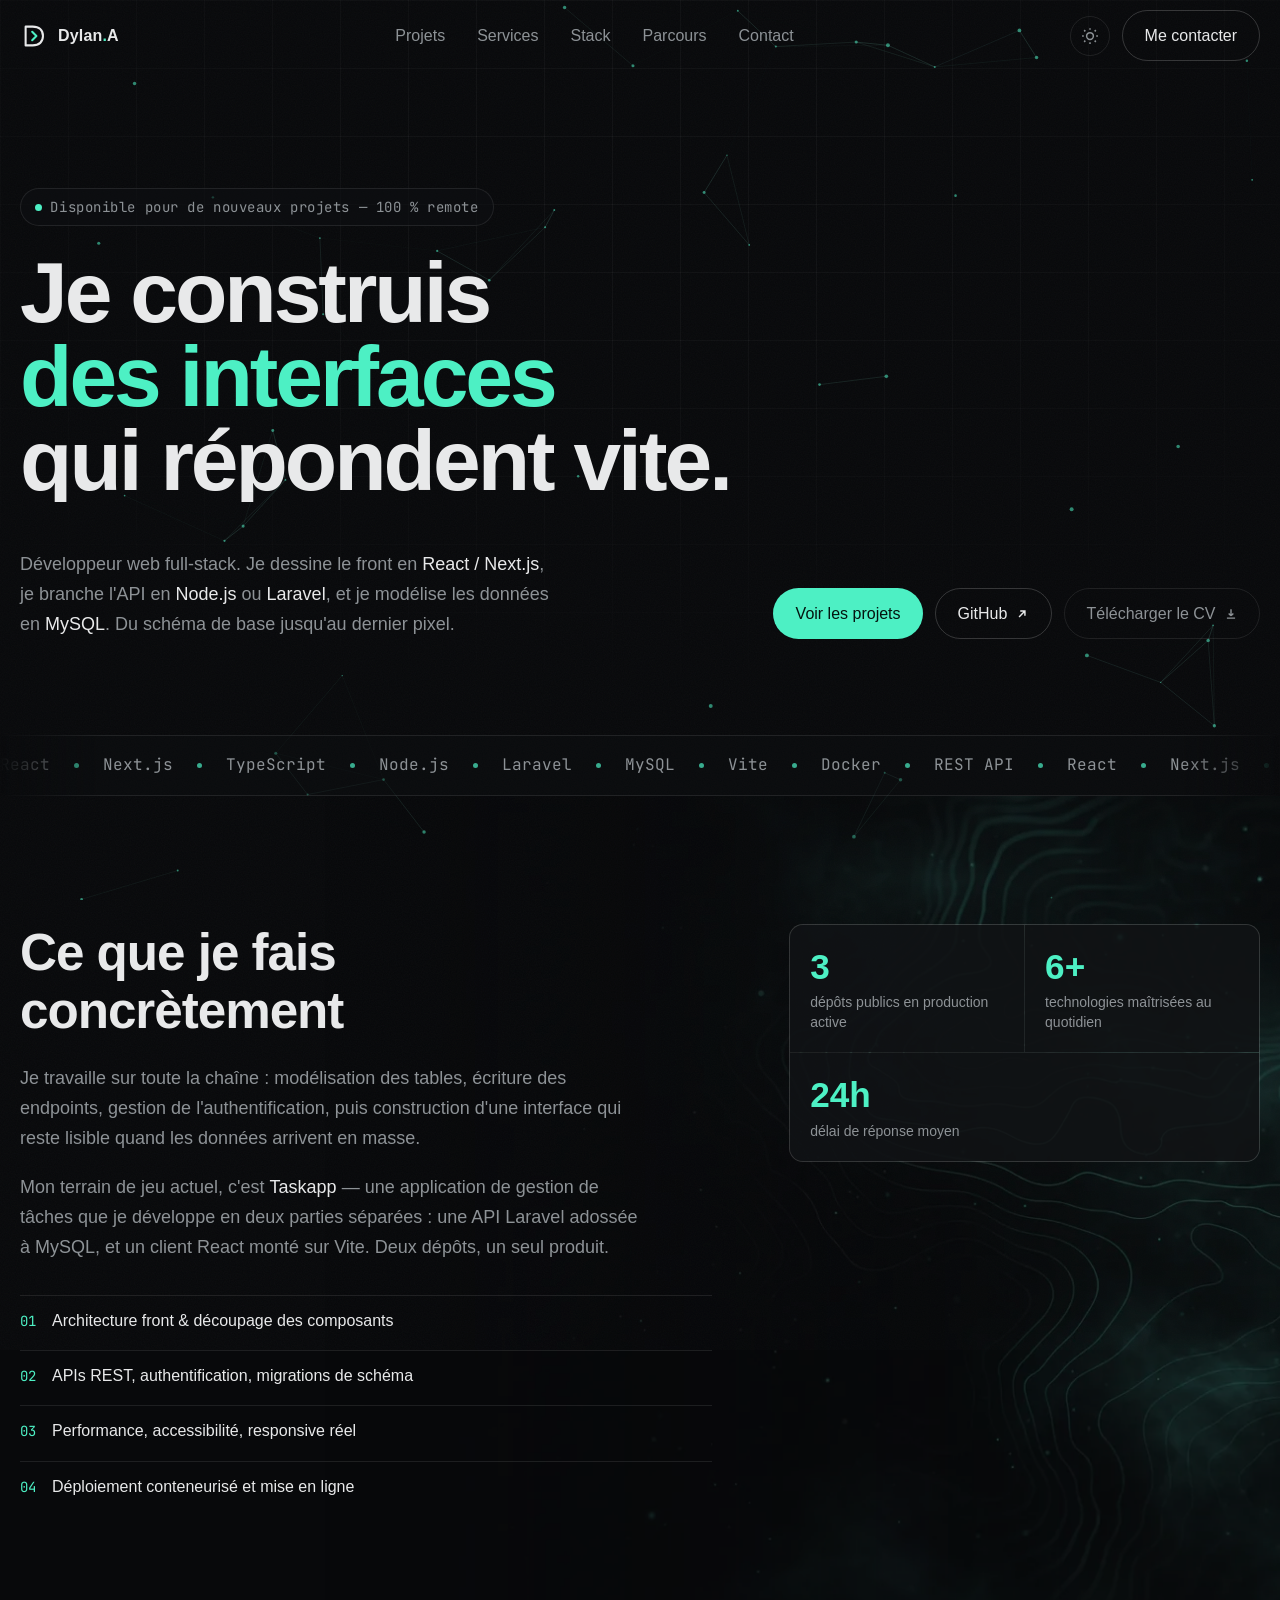
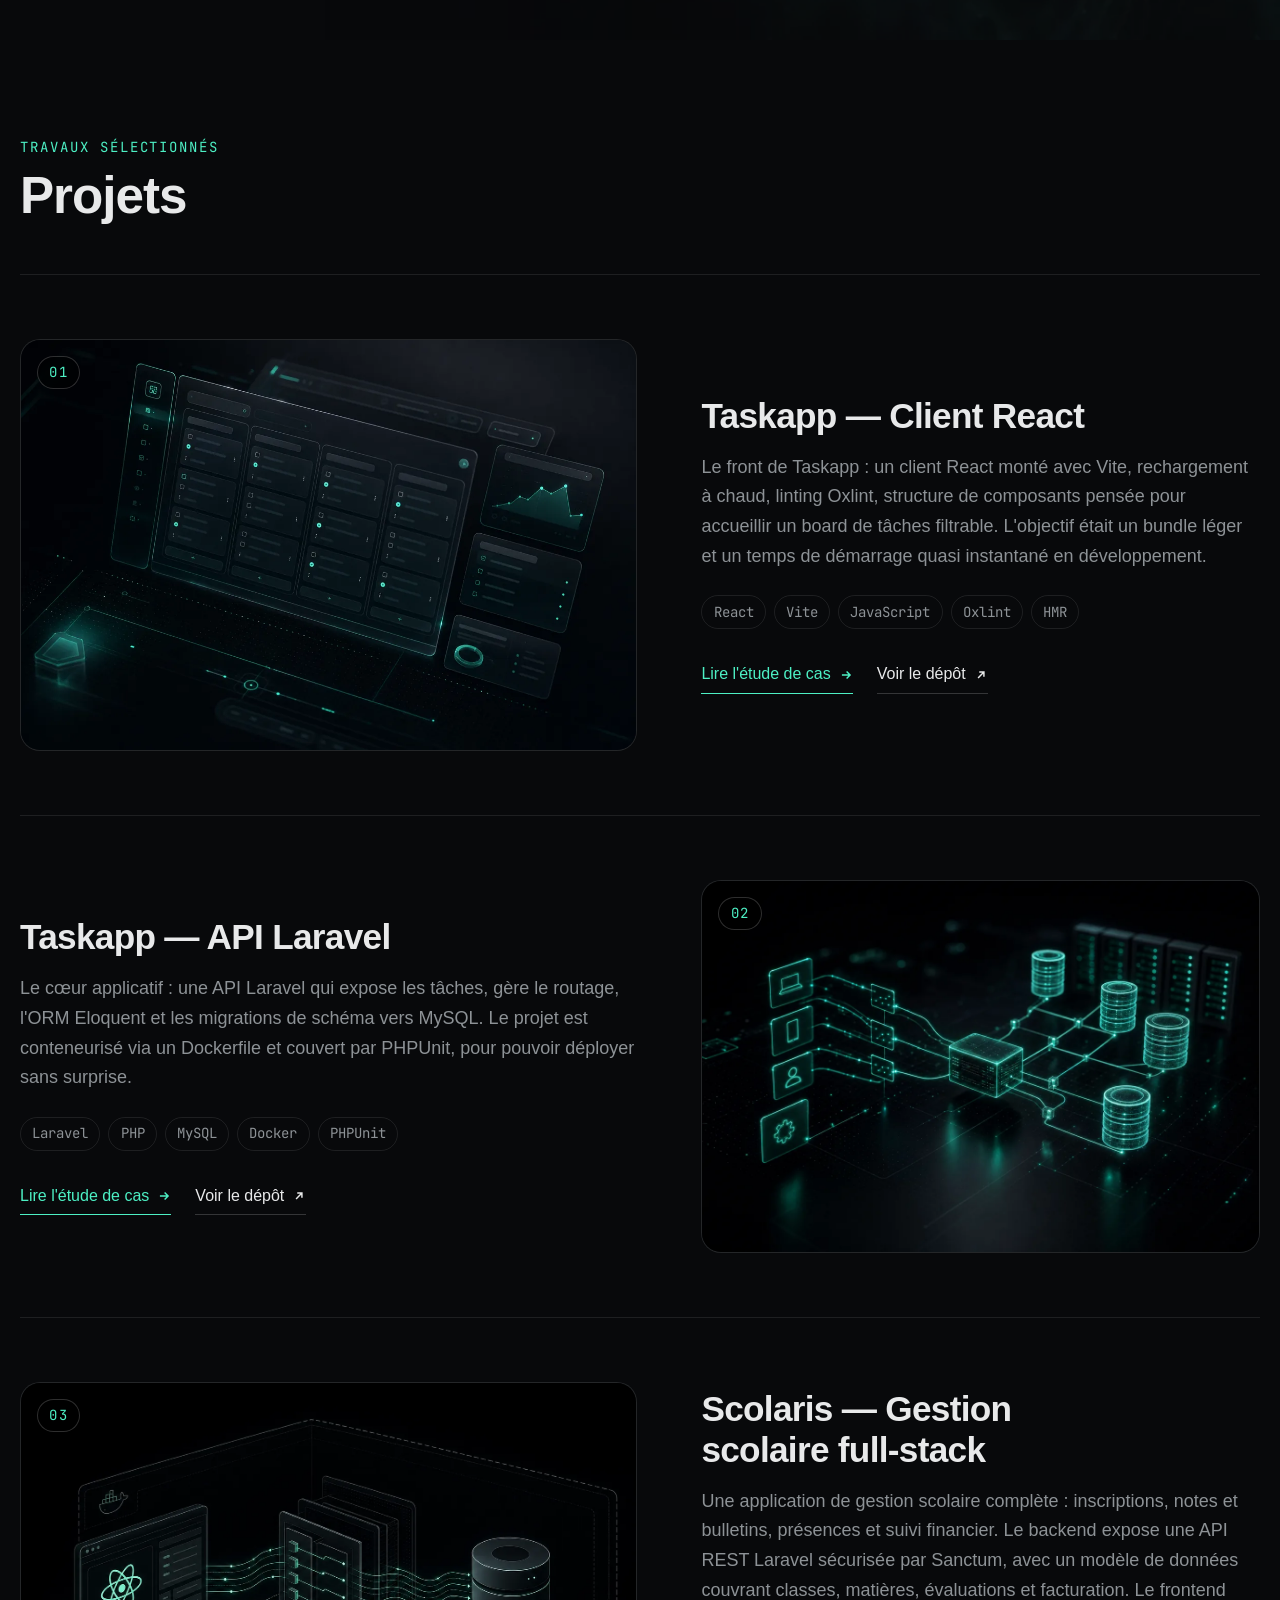
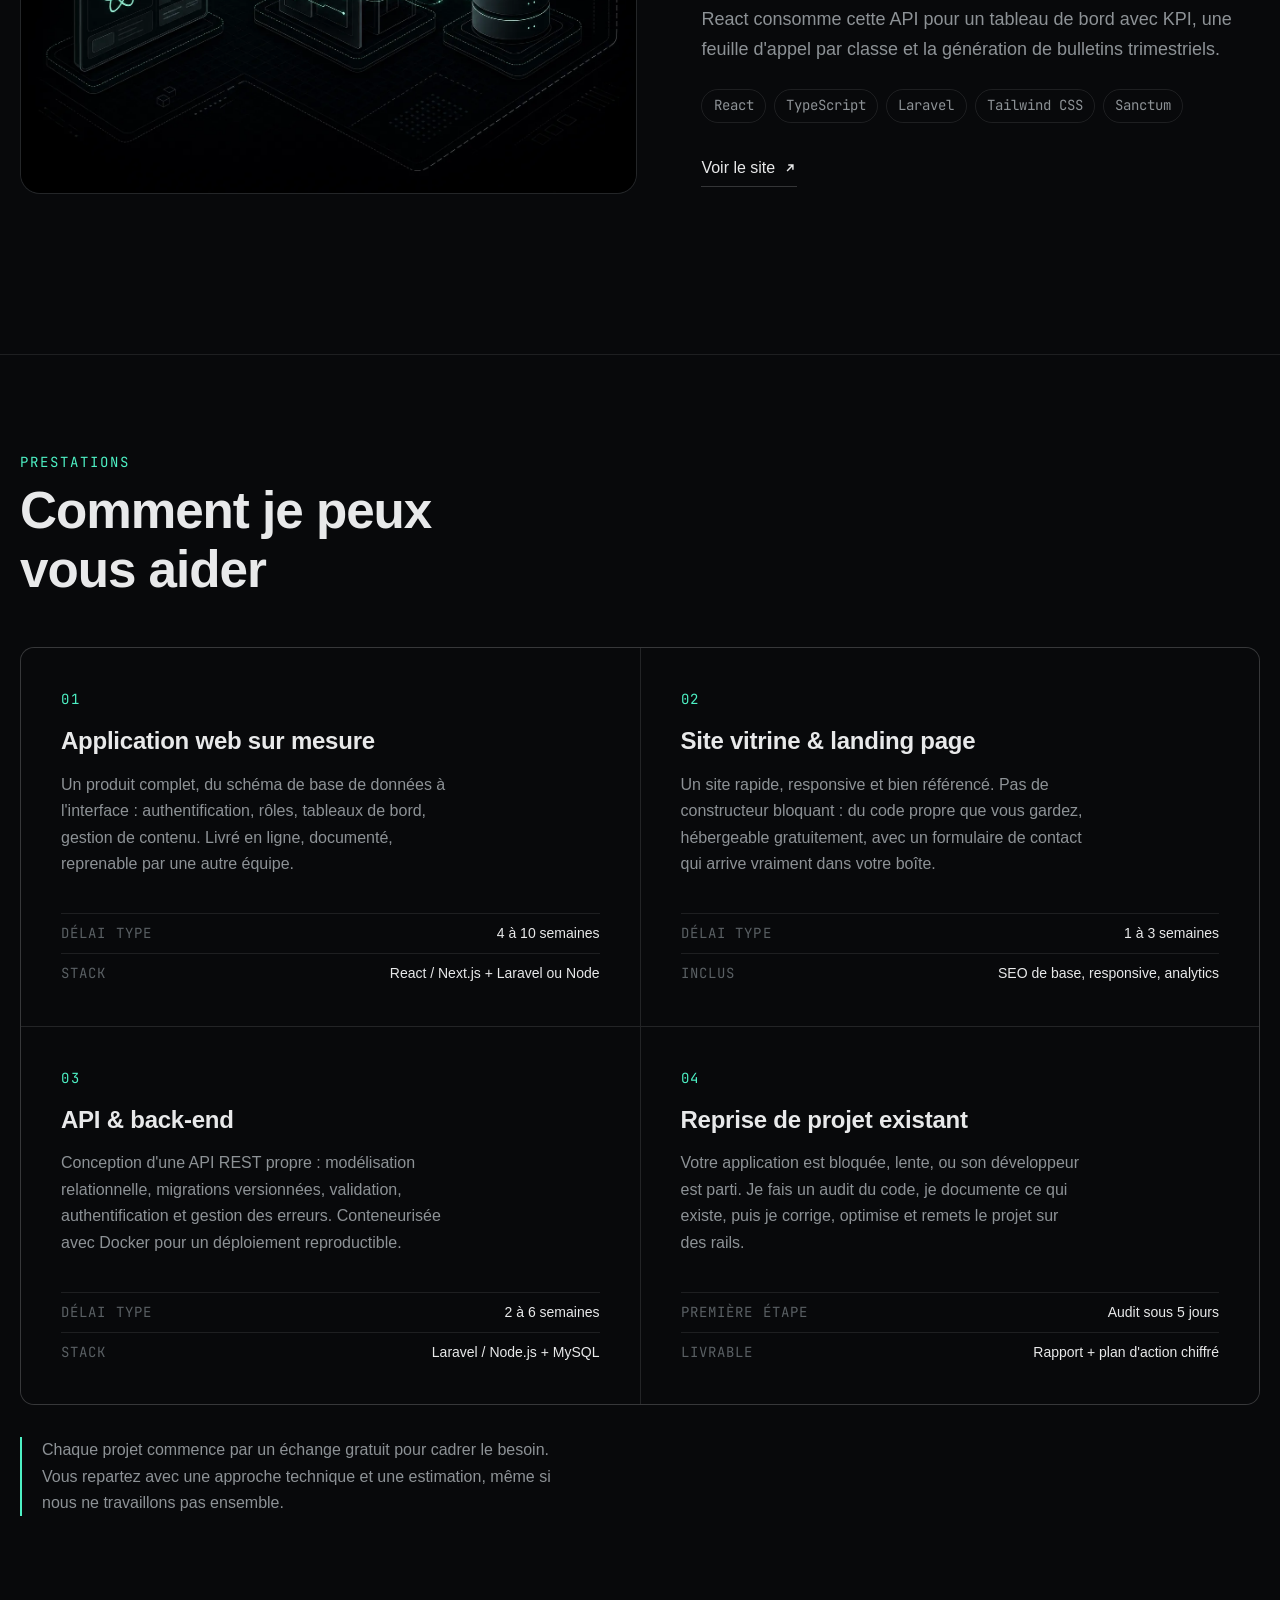
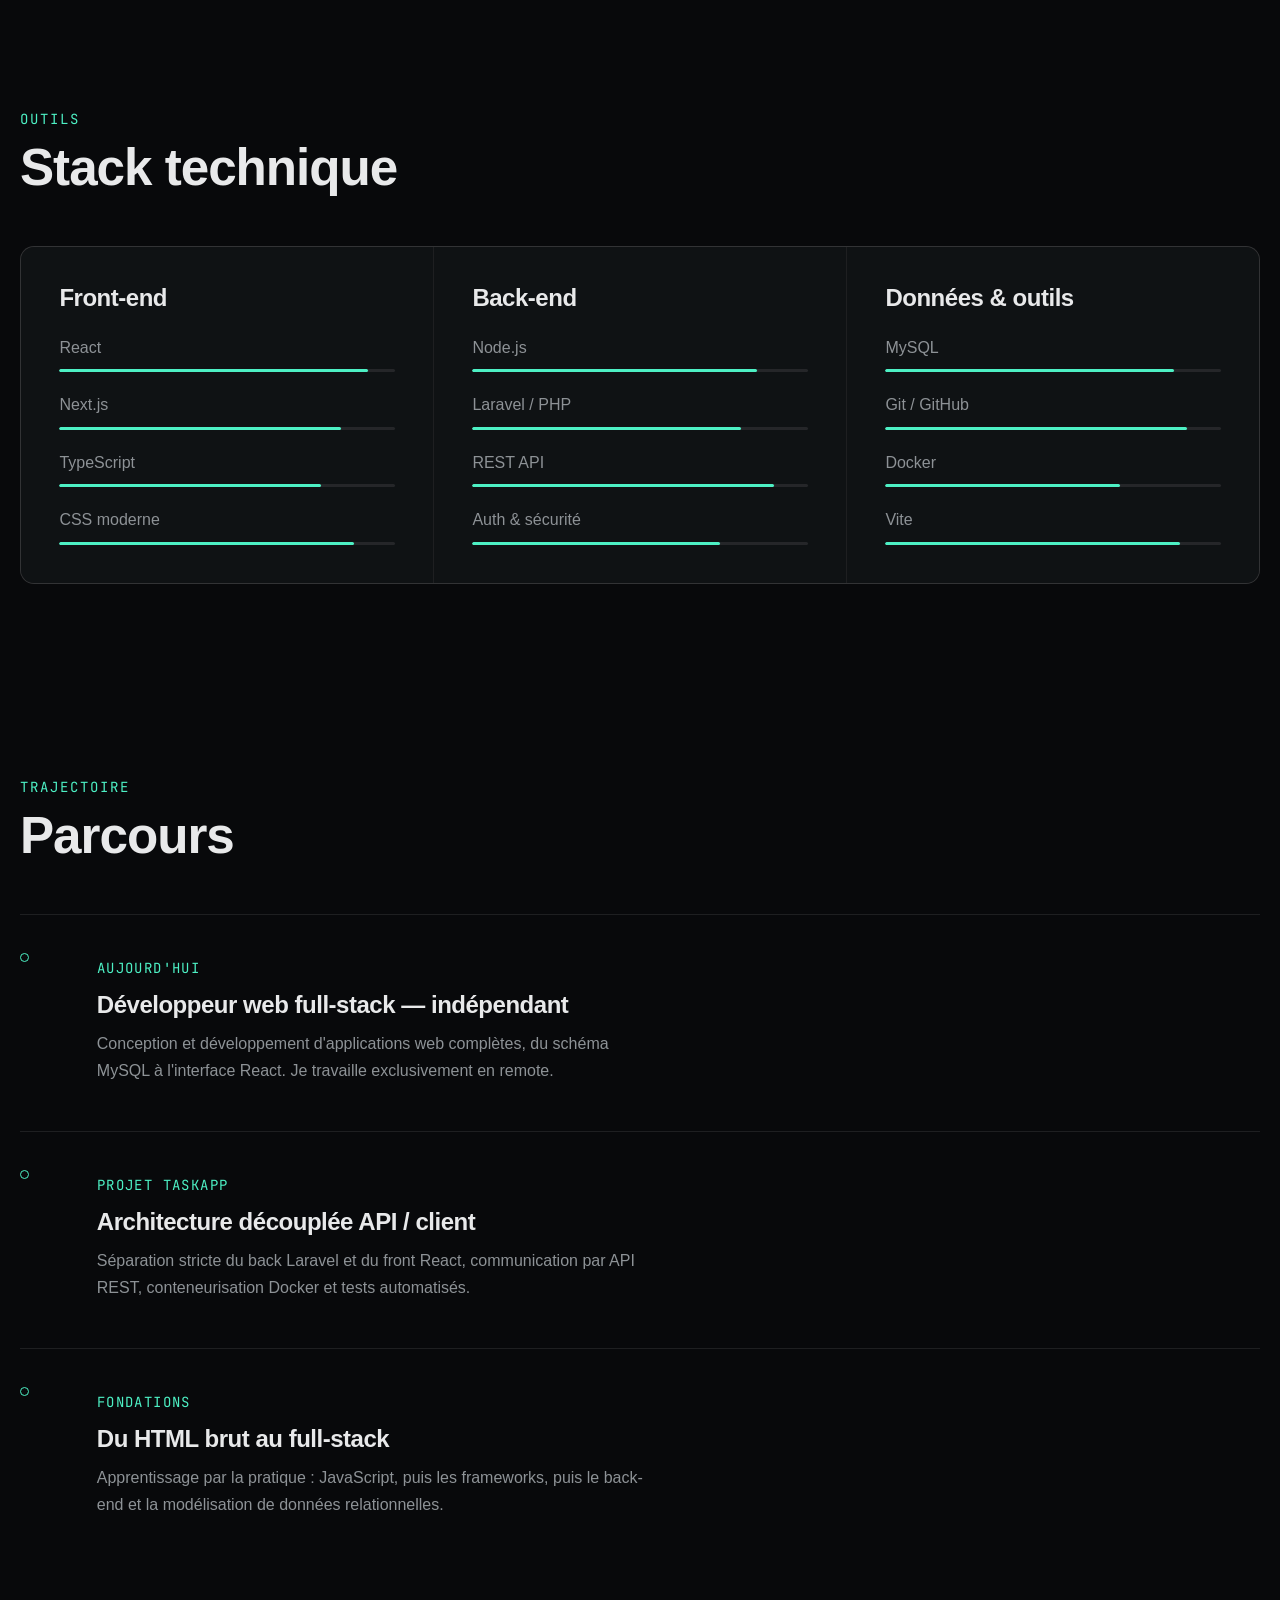
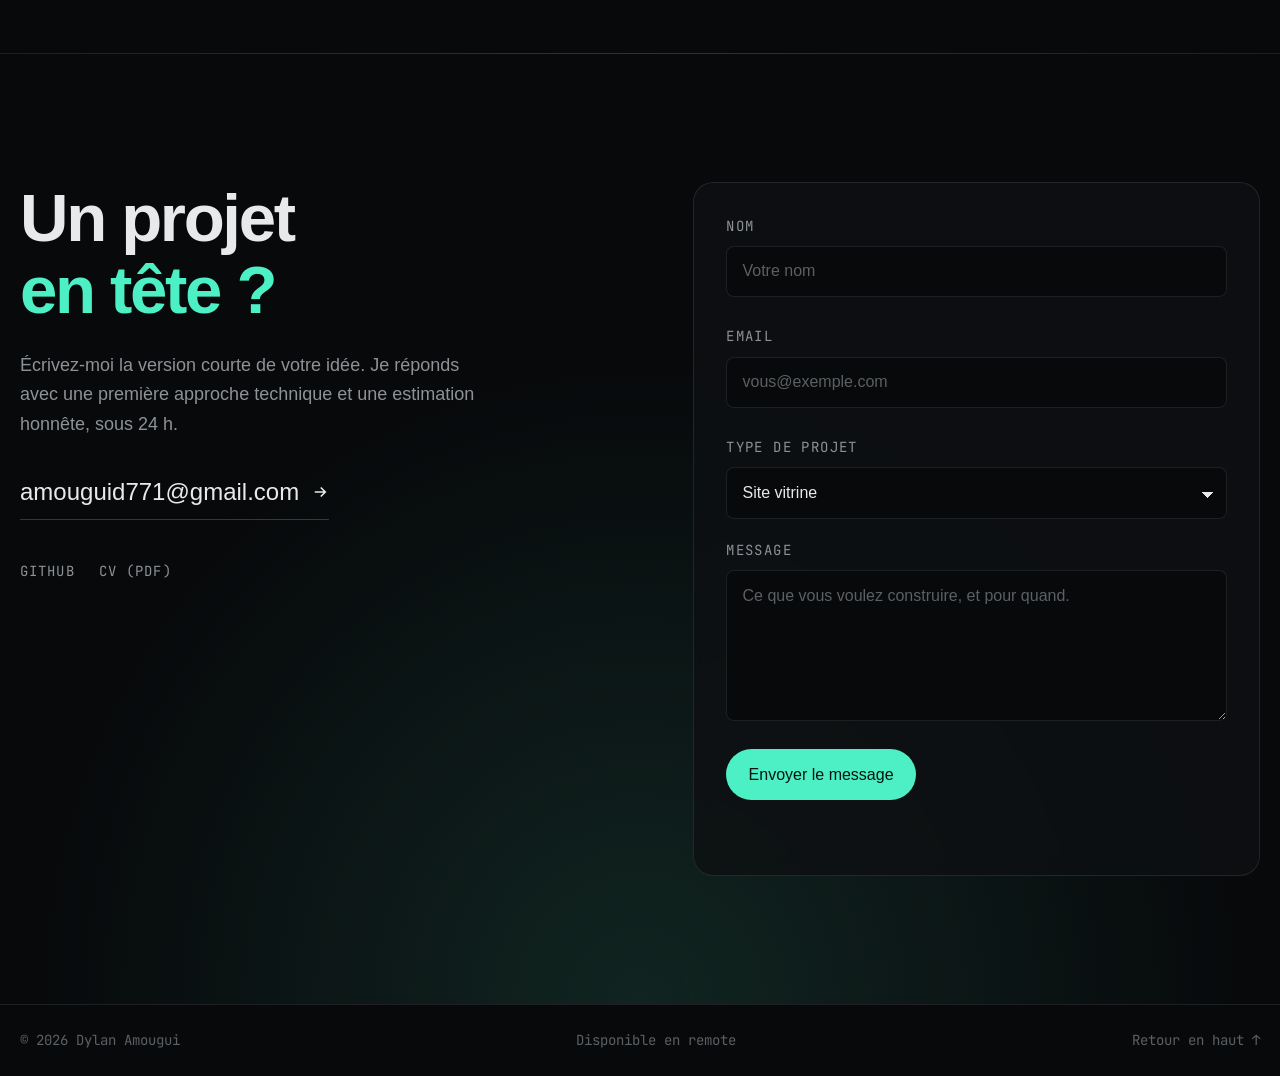
<file: index.html>
<!doctype html>
<html lang="fr" data-theme="dark">
  <head>
    <meta charset="utf-8" />
    <meta name="viewport" content="width=device-width, initial-scale=1" />
    <title>Dylan Amougui — Développeur web full-stack</title>
    <meta
      name="description"
      content="Dylan Amougui, développeur web full-stack en remote. Interfaces React / Next.js, APIs Node.js et Laravel, bases de données MySQL."
    />
    <meta name="theme-color" content="#08090b" />
    <meta property="og:type" content="website" />
    <meta property="og:title" content="Dylan Amougui — Développeur web full-stack" />
    <meta
      property="og:description"
      content="Interfaces React / Next.js, APIs Node.js et Laravel, bases de données MySQL."
    />
    <meta property="og:image" content="assets/proj-frontend.webp" />
    <link rel="icon" href="assets/favicon.svg" type="image/svg+xml" />

    <link rel="preconnect" href="https://api.fontshare.com" />
    <link
      href="https://api.fontshare.com/v2/css?f[]=clash-display@500,600,700&f[]=satoshi@400,500,700&display=swap"
      rel="stylesheet"
    />
    <link rel="preconnect" href="https://fonts.googleapis.com" />
    <link rel="preconnect" href="https://fonts.gstatic.com" crossorigin />
    <link
      href="https://fonts.googleapis.com/css2?family=JetBrains+Mono:wght@400;500&display=swap"
      rel="stylesheet"
    />
    <link rel="stylesheet" href="styles.css" />
  </head>
  <body>
    <a class="skip-link" href="#main">Aller au contenu</a>
    <div class="scroll-progress" aria-hidden="true"><span id="progressBar"></span></div>
    <canvas id="fieldCanvas" class="field-canvas" aria-hidden="true"></canvas>
    <div class="cursor" id="cursor" aria-hidden="true"></div>
    <div class="cursor-dot" id="cursorDot" aria-hidden="true"></div>
    <div class="grain" aria-hidden="true"></div>

    <header class="header" id="header">
      <div class="header__inner">
        <a class="brand" href="#top" aria-label="Dylan Amougui — accueil">
          <svg
            class="brand__mark"
            width="30"
            height="30"
            viewBox="0 0 32 32"
            fill="none"
            aria-hidden="true"
          >
            <path
              d="M6 26V6h7.5c6.9 0 11 3.8 11 10s-4.1 10-11 10H6Z"
              stroke="currentColor"
              stroke-width="2.2"
              stroke-linejoin="round"
            />
            <path d="M13 11.5 17.5 16 13 20.5" stroke="var(--accent)" stroke-width="2.2" stroke-linecap="round" stroke-linejoin="round" />
          </svg>
          <span class="brand__text">Dylan<span class="brand__dot">.</span>A</span>
        </a>

        <nav class="nav" aria-label="Navigation principale">
          <a href="#projets">Projets</a>
          <a href="#services">Services</a>
          <a href="#stack">Stack</a>
          <a href="#parcours">Parcours</a>
          <a href="#contact">Contact</a>
        </nav>

        <div class="header__actions">
          <button
            class="icon-btn"
            data-theme-toggle
            type="button"
            aria-label="Passer en mode clair"
          ></button>
          <a class="btn btn--ghost header__cta" href="#contact" data-magnetic>Me contacter</a>
          <button class="icon-btn menu-btn" id="menuBtn" type="button" aria-label="Ouvrir le menu" aria-expanded="false">
            <svg width="20" height="20" viewBox="0 0 24 24" fill="none" stroke="currentColor" stroke-width="2" aria-hidden="true"><path d="M4 7h16M4 12h16M4 17h16"/></svg>
          </button>
        </div>
      </div>
      <nav class="mobile-nav" id="mobileNav" aria-label="Navigation mobile">
        <a href="#projets">Projets</a>
        <a href="#services">Services</a>
        <a href="#stack">Stack</a>
        <a href="#parcours">Parcours</a>
        <a href="#contact">Contact</a>
      </nav>
    </header>

    <main id="main">
      <!-- HERO -->
      <section class="hero" id="top">
        <div class="hero__inner">
          <p class="eyebrow reveal">
            <span class="pulse" aria-hidden="true"></span>
            Disponible pour de nouveaux projets — 100&nbsp;% remote
          </p>

          <h1 class="hero__title">
            <span class="line"><span data-scramble>Je construis</span></span>
            <span class="line"><em data-scramble>des interfaces</em></span>
            <span class="line"><span data-scramble>qui répondent vite.</span></span>
          </h1>

          <div class="hero__meta">
            <p class="hero__lede reveal">
              Développeur web full-stack. Je dessine le front en <strong>React&nbsp;/ Next.js</strong>,
              je branche l'API en <strong>Node.js</strong> ou <strong>Laravel</strong>, et je modélise
              les données en <strong>MySQL</strong>. Du schéma de base jusqu'au dernier pixel.
            </p>
            <div class="hero__cta reveal">
              <a class="btn btn--solid" href="#projets" data-magnetic>Voir les projets</a>
              <a class="btn btn--ghost" href="https://github.com/Mougui28" target="_blank" rel="noopener" data-magnetic>
                GitHub
                <svg width="14" height="14" viewBox="0 0 24 24" fill="none" stroke="currentColor" stroke-width="2.5" aria-hidden="true"><path d="M7 17 17 7M9 7h8v8"/></svg>
              </a>
              <a class="btn btn--line" href="cv-dylan-amougui.pdf" download data-magnetic>
                Télécharger le CV
                <svg width="14" height="14" viewBox="0 0 24 24" fill="none" stroke="currentColor" stroke-width="2.4" aria-hidden="true"><path d="M12 4v11m0 0 4-4m-4 4-4-4M5 19h14"/></svg>
              </a>
            </div>
          </div>
        </div>

        <div class="hero__ticker" aria-hidden="true">
          <div class="ticker__track">
            <span>React</span><i></i><span>Next.js</span><i></i><span>TypeScript</span><i></i>
            <span>Node.js</span><i></i><span>Laravel</span><i></i><span>MySQL</span><i></i>
            <span>Vite</span><i></i><span>Docker</span><i></i><span>REST API</span><i></i>
            <span>React</span><i></i><span>Next.js</span><i></i><span>TypeScript</span><i></i>
            <span>Node.js</span><i></i><span>Laravel</span><i></i><span>MySQL</span><i></i>
            <span>Vite</span><i></i><span>Docker</span><i></i><span>REST API</span><i></i>
          </div>
        </div>
      </section>

      <!-- STATS / A PROPOS -->
      <section class="about" id="apropos">
        <div class="about__bg" aria-hidden="true">
          <img src="assets/about-texture.webp" alt="" loading="lazy" decoding="async" width="1600" height="854" />
        </div>
        <div class="wrap about__grid">
          <div class="about__text">
            <h2 class="section-title reveal">Ce que je fais<br />concrètement</h2>
            <p class="reveal">
              Je travaille sur toute la chaîne : modélisation des tables, écriture des endpoints,
              gestion de l'authentification, puis construction d'une interface qui reste lisible
              quand les données arrivent en masse.
            </p>
            <p class="reveal">
              Mon terrain de jeu actuel, c'est <strong>Taskapp</strong> — une application de gestion
              de tâches que je développe en deux parties séparées : une API Laravel adossée à MySQL,
              et un client React monté sur Vite. Deux dépôts, un seul produit.
            </p>
            <ul class="about__list reveal" role="list">
              <li><span class="k">01</span> Architecture front &amp; découpage des composants</li>
              <li><span class="k">02</span> APIs REST, authentification, migrations de schéma</li>
              <li><span class="k">03</span> Performance, accessibilité, responsive réel</li>
              <li><span class="k">04</span> Déploiement conteneurisé et mise en ligne</li>
            </ul>
          </div>

          <div class="stats">
            <div class="stat reveal">
              <span class="stat__num" data-count="3" data-suffix="">0</span>
              <span class="stat__label">dépôts publics en production active</span>
            </div>
            <div class="stat reveal">
              <span class="stat__num" data-count="6" data-suffix="+">0</span>
              <span class="stat__label">technologies maîtrisées au quotidien</span>
            </div>
            <div class="stat stat--wide reveal">
              <span class="stat__num" data-count="24" data-suffix="h">0</span>
              <span class="stat__label">délai de réponse moyen</span>
            </div>
          </div>
        </div>
      </section>

      <!-- PROJETS -->
      <section class="projects" id="projets">
        <div class="wrap">
          <div class="section-head">
            <span class="tag">Travaux sélectionnés</span>
            <h2 class="section-title reveal">Projets</h2>
          </div>

          <article class="project reveal" data-tilt>
            <a class="project__media" href="https://github.com/Mougui28/Taskapp_frotend" target="_blank" rel="noopener">
              <img src="assets/proj-frontend.webp" alt="Interface sombre d'application de gestion de tâches avec colonnes kanban et graphiques" loading="lazy" decoding="async" width="1200" height="800" />
              <span class="project__index">01</span>
            </a>
            <div class="project__body">
              <h3 class="project__title">Taskapp — Client React</h3>
              <p class="project__desc">
                Le front de Taskapp : un client React monté avec Vite, rechargement à chaud,
                linting Oxlint, structure de composants pensée pour accueillir un board de tâches
                filtrable. L'objectif était un bundle léger et un temps de démarrage quasi instantané
                en développement.
              </p>
              <ul class="chips" role="list">
                <li>React</li><li>Vite</li><li>JavaScript</li><li>Oxlint</li><li>HMR</li>
              </ul>
              <div class="project__links">
                <a class="project__cta" href="taskapp.html" data-magnetic>
                  Lire l'étude de cas
                  <svg width="14" height="14" viewBox="0 0 24 24" fill="none" stroke="currentColor" stroke-width="2.5" aria-hidden="true"><path d="M5 12h14M13 6l6 6-6 6"/></svg>
                </a>
                <a href="https://github.com/Mougui28/Taskapp_frotend" target="_blank" rel="noopener" data-magnetic>
                  Voir le dépôt
                  <svg width="14" height="14" viewBox="0 0 24 24" fill="none" stroke="currentColor" stroke-width="2.5" aria-hidden="true"><path d="M7 17 17 7M9 7h8v8"/></svg>
                </a>
              </div>
            </div>
          </article>

          <article class="project project--flip reveal" data-tilt>
            <a class="project__media" href="https://github.com/Mougui28/Taskapp" target="_blank" rel="noopener">
              <img src="assets/proj-backend.webp" alt="Schéma lumineux d'une architecture API reliée à plusieurs bases de données" loading="lazy" decoding="async" width="1200" height="800" />
              <span class="project__index">02</span>
            </a>
            <div class="project__body">
              <h3 class="project__title">Taskapp — API Laravel</h3>
              <p class="project__desc">
                Le cœur applicatif : une API Laravel qui expose les tâches, gère le routage, l'ORM
                Eloquent et les migrations de schéma vers MySQL. Le projet est conteneurisé via un
                Dockerfile et couvert par PHPUnit, pour pouvoir déployer sans surprise.
              </p>
              <ul class="chips" role="list">
                <li>Laravel</li><li>PHP</li><li>MySQL</li><li>Docker</li><li>PHPUnit</li>
              </ul>
              <div class="project__links">
                <a class="project__cta" href="taskapp.html#api" data-magnetic>
                  Lire l'étude de cas
                  <svg width="14" height="14" viewBox="0 0 24 24" fill="none" stroke="currentColor" stroke-width="2.5" aria-hidden="true"><path d="M5 12h14M13 6l6 6-6 6"/></svg>
                </a>
                <a href="https://github.com/Mougui28/Taskapp" target="_blank" rel="noopener" data-magnetic>
                  Voir le dépôt
                  <svg width="14" height="14" viewBox="0 0 24 24" fill="none" stroke="currentColor" stroke-width="2.5" aria-hidden="true"><path d="M7 17 17 7M9 7h8v8"/></svg>
                </a>
              </div>
            </div>
          </article>

          <article class="project reveal" data-tilt>
            <a class="project__media" href="https://github.com/Mougui28/scolaris" target="_blank" rel="noopener">
              <img src="assets/case-arch.webp" alt="Tableau de bord d'une application de gestion scolaire avec KPI et courbes d'assiduité" loading="lazy" decoding="async" width="1200" height="800" />
              <span class="project__index">03</span>
            </a>
            <div class="project__body">
              <h3 class="project__title">Scolaris — Gestion scolaire full-stack</h3>
              <p class="project__desc">
                Une application de gestion scolaire complète : inscriptions, notes et bulletins,
                présences et suivi financier. Le backend expose une API REST Laravel sécurisée par
                Sanctum, avec un modèle de données couvrant classes, matières, évaluations et
                facturation. Le frontend React consomme cette API pour un tableau de bord avec KPI,
                une feuille d'appel par classe et la génération de bulletins trimestriels.
              </p>
              <ul class="chips" role="list">
                <li>React</li><li>TypeScript</li><li>Laravel</li><li>Tailwind CSS</li><li>Sanctum</li>
              </ul>
              <div class="project__links">
                <a href="https://scolaris-net.netlify.app/" target="_blank" rel="noopener" data-magnetic>
                  Voir le site
                  <svg width="14" height="14" viewBox="0 0 24 24" fill="none" stroke="currentColor" stroke-width="2.5" aria-hidden="true"><path d="M7 17 17 7M9 7h8v8"/></svg>
                </a>
              </div>
            </div>
          </article>
        </div>
      </section>

      <!-- SERVICES -->
      <section class="services" id="services">
        <div class="wrap">
          <div class="section-head">
            <span class="tag">Prestations</span>
            <h2 class="section-title reveal">Comment je peux<br />vous aider</h2>
          </div>

          <div class="services__grid">
            <article class="service reveal">
              <span class="service__num">01</span>
              <h3>Application web sur mesure</h3>
              <p>
                Un produit complet, du schéma de base de données à l'interface : authentification,
                rôles, tableaux de bord, gestion de contenu. Livré en ligne, documenté, reprenable
                par une autre équipe.
              </p>
              <ul class="service__meta" role="list">
                <li><b>Délai type</b><span>4 à 10 semaines</span></li>
                <li><b>Stack</b><span>React / Next.js + Laravel ou Node</span></li>
              </ul>
            </article>

            <article class="service reveal">
              <span class="service__num">02</span>
              <h3>Site vitrine &amp; landing page</h3>
              <p>
                Un site rapide, responsive et bien référencé. Pas de constructeur bloquant :
                du code propre que vous gardez, hébergeable gratuitement, avec un formulaire de
                contact qui arrive vraiment dans votre boîte.
              </p>
              <ul class="service__meta" role="list">
                <li><b>Délai type</b><span>1 à 3 semaines</span></li>
                <li><b>Inclus</b><span>SEO de base, responsive, analytics</span></li>
              </ul>
            </article>

            <article class="service reveal">
              <span class="service__num">03</span>
              <h3>API &amp; back-end</h3>
              <p>
                Conception d'une API REST propre : modélisation relationnelle, migrations
                versionnées, validation, authentification et gestion des erreurs. Conteneurisée
                avec Docker pour un déploiement reproductible.
              </p>
              <ul class="service__meta" role="list">
                <li><b>Délai type</b><span>2 à 6 semaines</span></li>
                <li><b>Stack</b><span>Laravel / Node.js + MySQL</span></li>
              </ul>
            </article>

            <article class="service reveal">
              <span class="service__num">04</span>
              <h3>Reprise de projet existant</h3>
              <p>
                Votre application est bloquée, lente, ou son développeur est parti. Je fais un audit
                du code, je documente ce qui existe, puis je corrige, optimise et remets le projet
                sur des rails.
              </p>
              <ul class="service__meta" role="list">
                <li><b>Première étape</b><span>Audit sous 5 jours</span></li>
                <li><b>Livrable</b><span>Rapport + plan d'action chiffré</span></li>
              </ul>
            </article>
          </div>

          <p class="services__note reveal">
            Chaque projet commence par un échange gratuit pour cadrer le besoin. Vous repartez avec
            une approche technique et une estimation, même si nous ne travaillons pas ensemble.
          </p>
        </div>
      </section>

      <!-- STACK -->
      <section class="stack" id="stack">
        <div class="wrap">
          <div class="section-head">
            <span class="tag">Outils</span>
            <h2 class="section-title reveal">Stack technique</h2>
          </div>

          <div class="stack__grid">
            <div class="stack__col reveal">
              <h3>Front-end</h3>
              <ul role="list">
                <li><span>React</span><b data-bar="92"><i></i></b></li>
                <li><span>Next.js</span><b data-bar="84"><i></i></b></li>
                <li><span>TypeScript</span><b data-bar="78"><i></i></b></li>
                <li><span>CSS moderne</span><b data-bar="88"><i></i></b></li>
              </ul>
            </div>
            <div class="stack__col reveal">
              <h3>Back-end</h3>
              <ul role="list">
                <li><span>Node.js</span><b data-bar="85"><i></i></b></li>
                <li><span>Laravel / PHP</span><b data-bar="80"><i></i></b></li>
                <li><span>REST API</span><b data-bar="90"><i></i></b></li>
                <li><span>Auth &amp; sécurité</span><b data-bar="74"><i></i></b></li>
              </ul>
            </div>
            <div class="stack__col reveal">
              <h3>Données &amp; outils</h3>
              <ul role="list">
                <li><span>MySQL</span><b data-bar="86"><i></i></b></li>
                <li><span>Git / GitHub</span><b data-bar="90"><i></i></b></li>
                <li><span>Docker</span><b data-bar="70"><i></i></b></li>
                <li><span>Vite</span><b data-bar="88"><i></i></b></li>
              </ul>
            </div>
          </div>
        </div>
      </section>

      <!-- PARCOURS -->
      <section class="timeline-sec" id="parcours">
        <div class="wrap">
          <div class="section-head">
            <span class="tag">Trajectoire</span>
            <h2 class="section-title reveal">Parcours</h2>
          </div>
          <ol class="timeline" role="list">
            <li class="reveal">
              <span class="timeline__year">Aujourd'hui</span>
              <h3>Développeur web full-stack — indépendant</h3>
              <p>Conception et développement d'applications web complètes, du schéma MySQL à l'interface React. Je travaille exclusivement en remote.</p>
            </li>
            <li class="reveal">
              <span class="timeline__year">Projet Taskapp</span>
              <h3>Architecture découplée API / client</h3>
              <p>Séparation stricte du back Laravel et du front React, communication par API REST, conteneurisation Docker et tests automatisés.</p>
            </li>
            <li class="reveal">
              <span class="timeline__year">Fondations</span>
              <h3>Du HTML brut au full-stack</h3>
              <p>Apprentissage par la pratique : JavaScript, puis les frameworks, puis le back-end et la modélisation de données relationnelles.</p>
            </li>
          </ol>
        </div>
      </section>

      <!-- CONTACT -->
      <section class="contact" id="contact">
        <div class="wrap contact__grid">
          <div class="contact__intro">
            <h2 class="contact__title">
              <span data-scramble>Un projet</span><br /><em data-scramble>en tête ?</em>
            </h2>
            <p class="reveal">
              Écrivez-moi la version courte de votre idée. Je réponds avec une première approche
              technique et une estimation honnête, sous 24&nbsp;h.
            </p>
            <a class="mail" href="mailto:amouguid771@gmail.com" data-magnetic>
              amouguid771@gmail.com
              <svg width="18" height="18" viewBox="0 0 24 24" fill="none" stroke="currentColor" stroke-width="2.2" aria-hidden="true"><path d="M5 12h14M13 6l6 6-6 6"/></svg>
            </a>
            <div class="contact__links">
              <a href="https://github.com/Mougui28" target="_blank" rel="noopener">GitHub</a>
              <a href="cv-dylan-amougui.pdf" download>CV (PDF)</a>
            </div>
          </div>

          <form class="form reveal" id="contactForm" novalidate>
            <div class="field">
              <label for="f-name">Nom</label>
              <input id="f-name" name="name" type="text" autocomplete="name" required placeholder="Votre nom" />
              <span class="field__error" data-error-for="f-name"></span>
            </div>
            <div class="field">
              <label for="f-email">Email</label>
              <input id="f-email" name="email" type="email" autocomplete="email" required placeholder="vous@exemple.com" />
              <span class="field__error" data-error-for="f-email"></span>
            </div>
            <div class="field">
              <label for="f-budget">Type de projet</label>
              <select id="f-budget" name="projet">
                <option value="Site vitrine">Site vitrine</option>
                <option value="Application web">Application web</option>
                <option value="API / back-end">API / back-end</option>
                <option value="Reprise d'un projet existant">Reprise d'un projet existant</option>
                <option value="Autre">Autre</option>
              </select>
            </div>
            <div class="field">
              <label for="f-msg">Message</label>
              <textarea id="f-msg" name="message" rows="5" required placeholder="Ce que vous voulez construire, et pour quand."></textarea>
              <span class="field__error" data-error-for="f-msg"></span>
            </div>
            <input type="text" name="_gotcha" class="honeypot" tabindex="-1" autocomplete="off" aria-hidden="true" />
            <button class="btn btn--solid form__submit" type="submit" data-magnetic>
              <span class="form__submit-label">Envoyer le message</span>
              <span class="spinner" aria-hidden="true"></span>
            </button>
            <p class="form__status" id="formStatus" role="status" aria-live="polite"></p>
          </form>
        </div>
      </section>
    </main>

    <footer class="footer">
      <div class="wrap footer__inner">
        <span>© <span id="year">2026</span> Dylan Amougui</span>
        <span class="footer__loc">Disponible en remote</span>
        <a href="#top">Retour en haut ↑</a>
      </div>
    </footer>

    <script src="app.js" defer></script>
  </body>
</html>
</file>
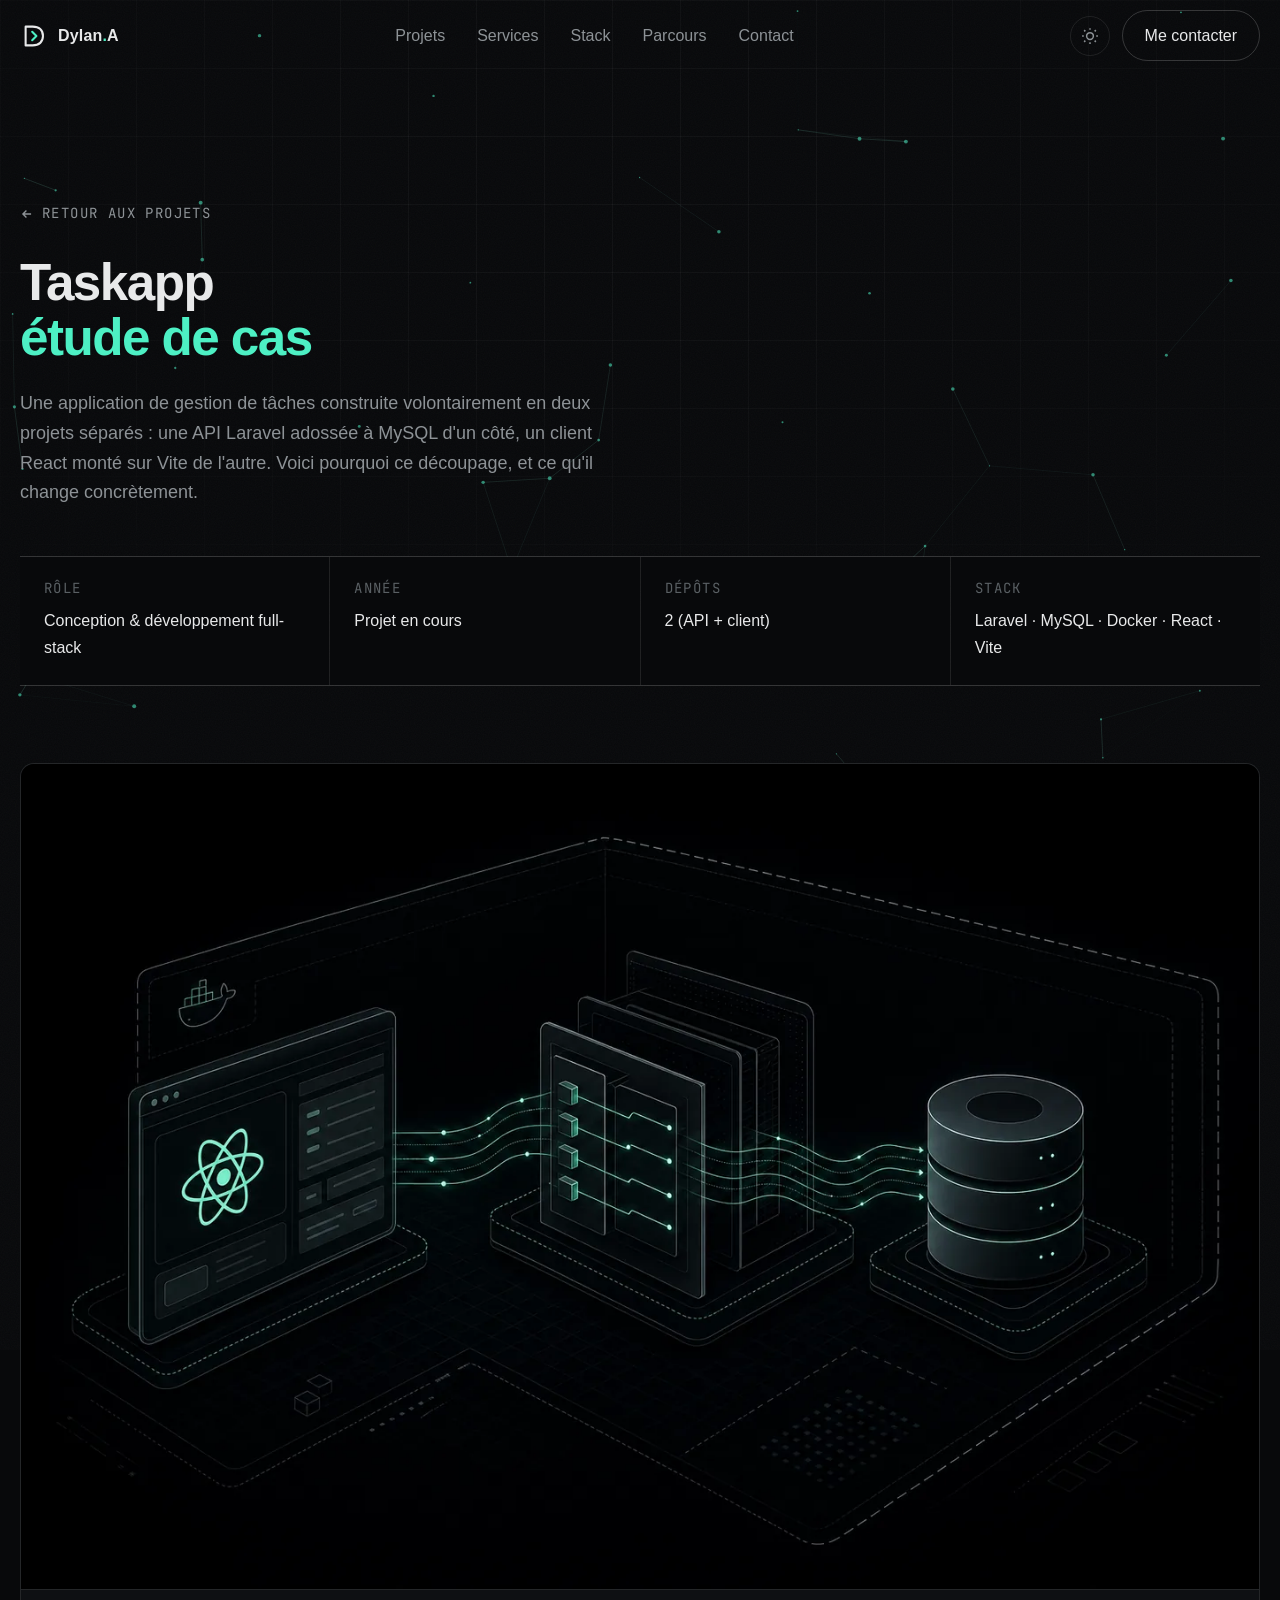
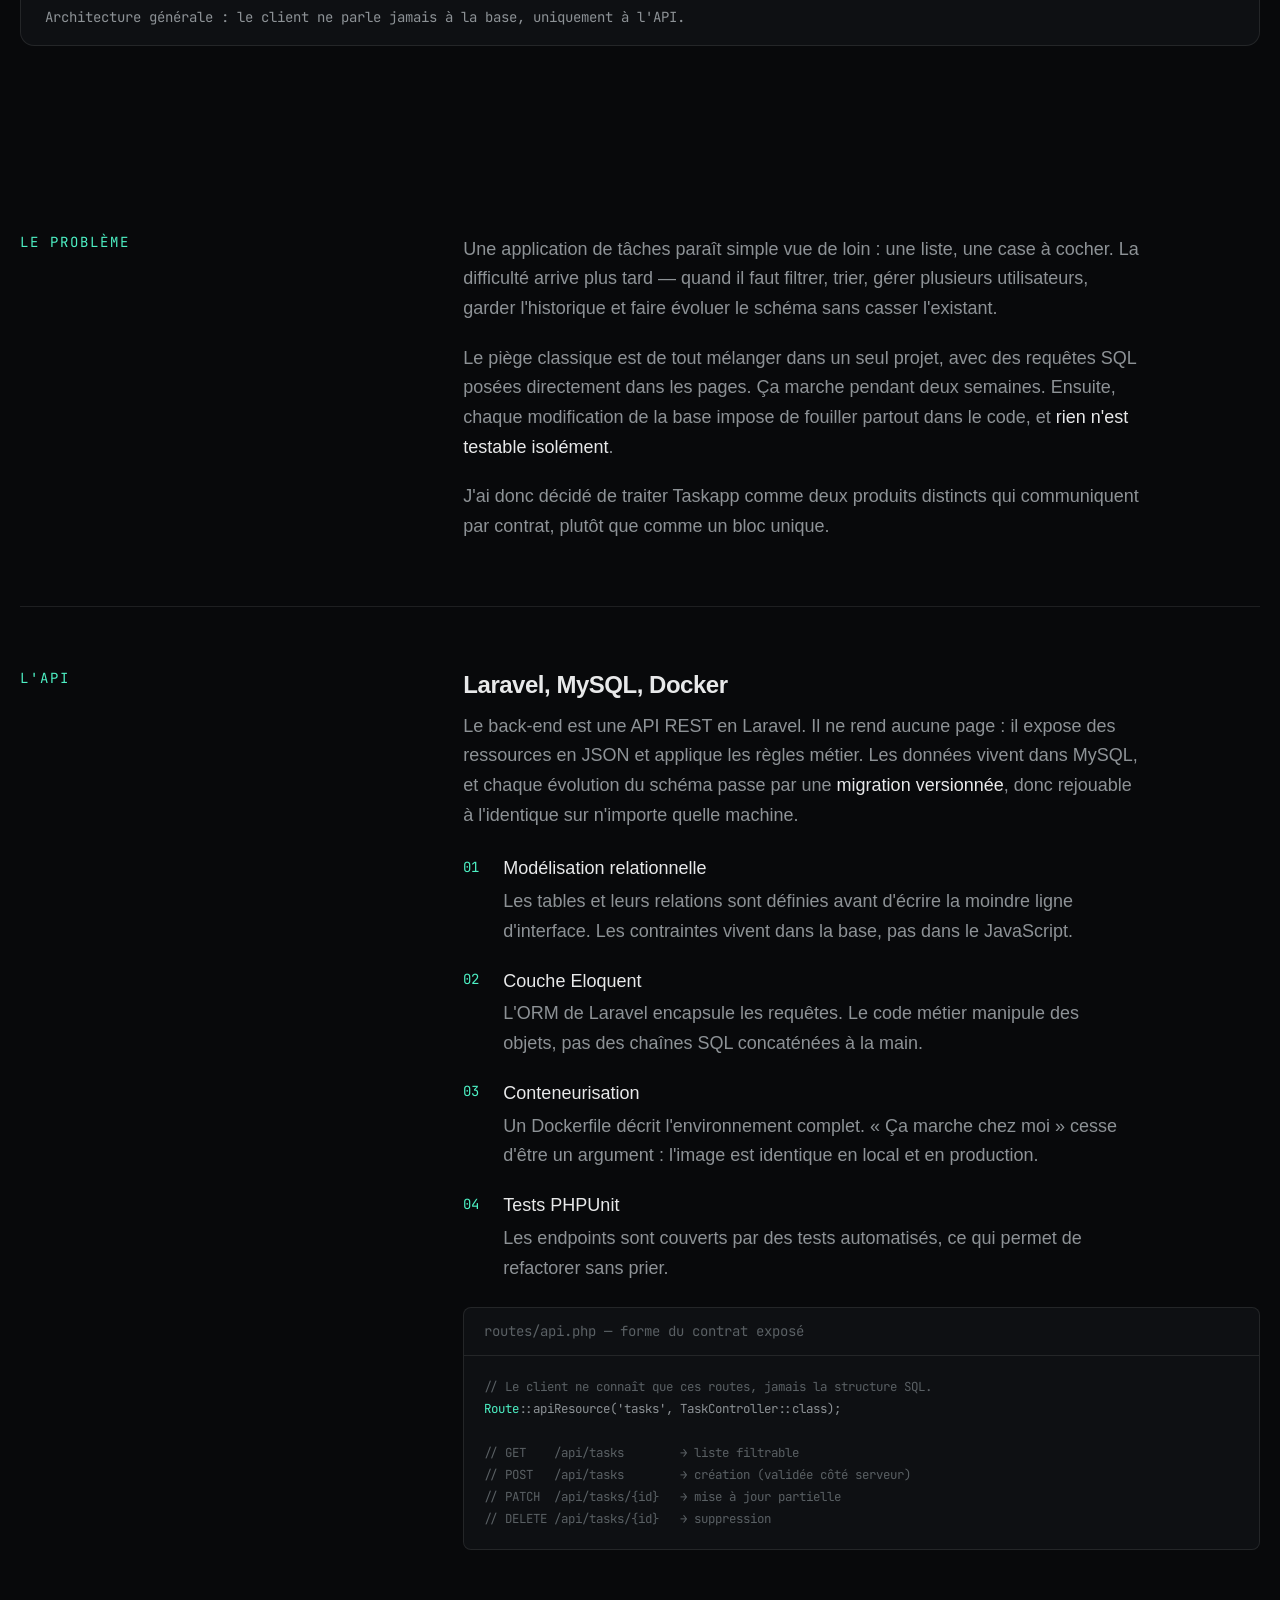
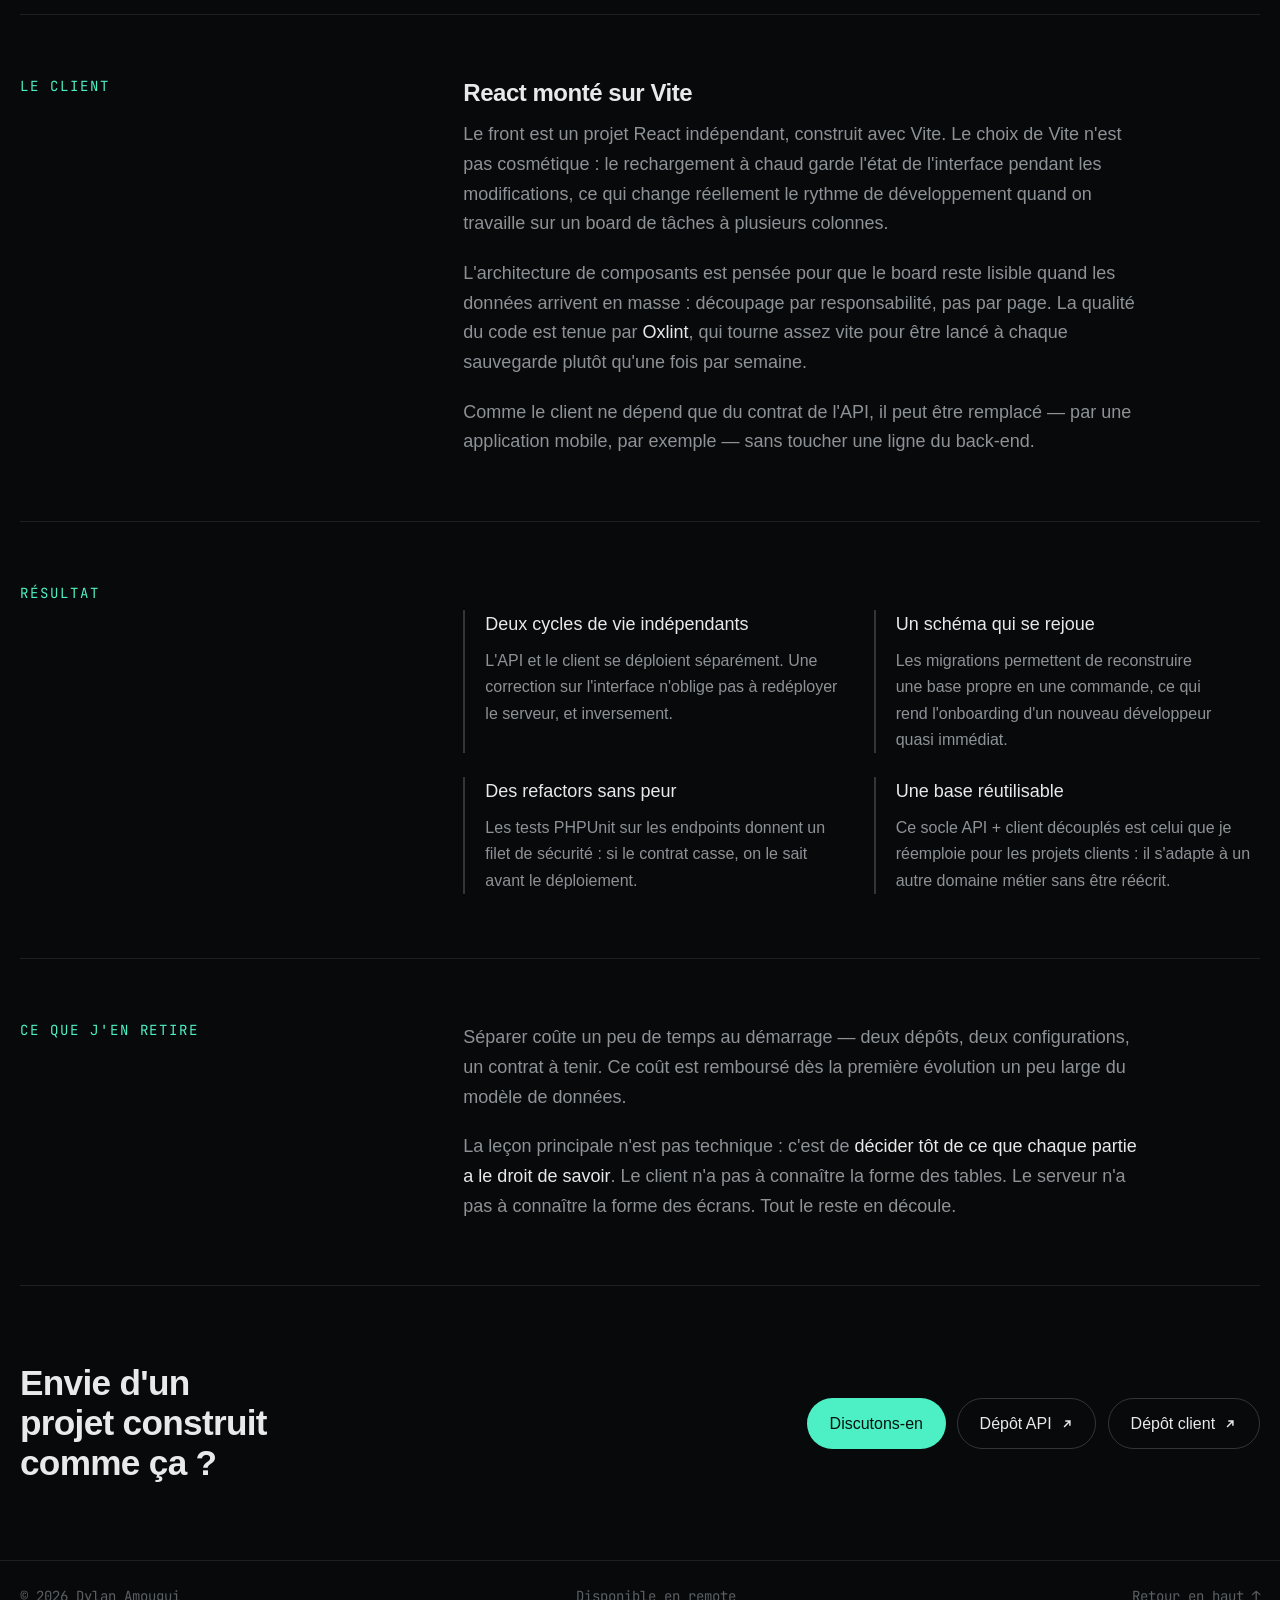
<file: taskapp.html>
<!doctype html>
<html lang="fr" data-theme="dark">
  <head>
    <meta charset="utf-8" />
    <meta name="viewport" content="width=device-width, initial-scale=1" />
    <title>Taskapp — Étude de cas | Dylan Amougui</title>
    <meta
      name="description"
      content="Étude de cas Taskapp : une application de gestion de tâches construite en deux dépôts séparés, une API Laravel adossée à MySQL et un client React monté sur Vite."
    />
    <meta name="theme-color" content="#08090b" />
    <meta property="og:type" content="article" />
    <meta property="og:title" content="Taskapp — Étude de cas | Dylan Amougui" />
    <meta
      property="og:description"
      content="Architecture découplée API / client : Laravel, MySQL, Docker, React, Vite."
    />
    <meta property="og:image" content="assets/case-arch.webp" />
    <link rel="icon" href="assets/favicon.svg" type="image/svg+xml" />

    <link rel="preconnect" href="https://api.fontshare.com" />
    <link
      href="https://api.fontshare.com/v2/css?f[]=clash-display@500,600,700&f[]=satoshi@400,500,700&display=swap"
      rel="stylesheet"
    />
    <link rel="preconnect" href="https://fonts.googleapis.com" />
    <link rel="preconnect" href="https://fonts.gstatic.com" crossorigin />
    <link
      href="https://fonts.googleapis.com/css2?family=JetBrains+Mono:wght@400;500&display=swap"
      rel="stylesheet"
    />
    <link rel="stylesheet" href="styles.css" />
    <style>
      /* ---- Page étude de cas ---- */
      .case-hero {
        padding-block: clamp(var(--space-20), 12vw, var(--space-32)) var(--space-12);
      }
      .back-link {
        display: inline-flex;
        align-items: center;
        gap: var(--space-2);
        font-family: var(--font-mono);
        font-size: var(--text-xs);
        letter-spacing: 0.1em;
        text-transform: uppercase;
        color: var(--text-muted);
        transition: color var(--transition-interactive), gap var(--transition-interactive);
      }
      .back-link:hover {
        color: var(--accent);
        gap: var(--space-3);
      }
      .case-hero h1 {
        margin-top: var(--space-6);
        font-family: var(--font-display);
        font-size: var(--text-2xl);
        font-weight: 600;
        line-height: 1.08;
        letter-spacing: -0.03em;
        max-width: 18ch;
      }
      .case-hero h1 em {
        font-style: normal;
        color: var(--accent);
      }
      .case-hero__lede {
        margin-top: var(--space-6);
        max-width: 58ch;
        font-size: var(--text-base);
        color: var(--text-muted);
      }

      .case-facts {
        display: grid;
        grid-template-columns: repeat(4, minmax(0, 1fr));
        gap: 1px;
        background: var(--border);
        border-block: 1px solid var(--border);
        margin-top: var(--space-12);
      }
      .case-facts div {
        background: var(--bg);
        padding: var(--space-5) var(--space-6) var(--space-6);
      }
      .case-facts dt {
        font-family: var(--font-mono);
        font-size: var(--text-xs);
        letter-spacing: 0.1em;
        text-transform: uppercase;
        color: var(--text-faint);
      }
      .case-facts dd {
        margin-top: var(--space-2);
        font-size: var(--text-sm);
        color: var(--text);
      }

      .case-figure {
        margin-block: clamp(var(--space-12), 6vw, var(--space-20));
        border: 1px solid var(--border);
        border-radius: var(--radius-lg);
        overflow: hidden;
        background: var(--surface);
      }
      .case-figure img {
        display: block;
        width: 100%;
        height: auto;
      }
      .case-figure figcaption {
        padding: var(--space-4) var(--space-6);
        border-top: 1px solid var(--border);
        font-family: var(--font-mono);
        font-size: var(--text-xs);
        color: var(--text-muted);
      }

      .case-body {
        display: grid;
        grid-template-columns: minmax(0, 1fr) minmax(0, 2.1fr);
        gap: clamp(var(--space-8), 5vw, var(--space-16));
        padding-block: clamp(var(--space-10), 5vw, var(--space-16));
        border-top: 1px solid var(--border);
      }
      .case-body:first-of-type {
        border-top: 0;
      }
      .case-body > h2 {
        font-family: var(--font-mono);
        font-size: var(--text-xs);
        font-weight: 400;
        letter-spacing: 0.14em;
        text-transform: uppercase;
        color: var(--accent);
        position: sticky;
        top: 110px;
        align-self: start;
      }
      .case-body p {
        color: var(--text-muted);
        max-width: 68ch;
      }
      .case-body p + p {
        margin-top: var(--space-5);
      }
      .case-body strong {
        color: var(--text);
        font-weight: 500;
      }
      .case-body h3 {
        font-family: var(--font-display);
        font-size: var(--text-lg);
        font-weight: 600;
        line-height: 1.2;
        margin-bottom: var(--space-3);
      }
      .case-body h3:not(:first-child) {
        margin-top: var(--space-10);
      }

      .steps {
        list-style: none;
        padding: 0;
        counter-reset: step;
        display: grid;
        gap: var(--space-5);
        margin-top: var(--space-6);
      }
      .steps li {
        position: relative;
        padding-left: var(--space-10);
        color: var(--text-muted);
        max-width: 66ch;
      }
      .steps li::before {
        counter-increment: step;
        content: counter(step, decimal-leading-zero);
        position: absolute;
        left: 0;
        top: 0.1em;
        font-family: var(--font-mono);
        font-size: var(--text-xs);
        color: var(--accent);
      }
      .steps b {
        display: block;
        color: var(--text);
        font-weight: 500;
        margin-bottom: 0.2rem;
      }

      .codeblock {
        margin-top: var(--space-6);
        border: 1px solid var(--border);
        border-radius: var(--radius-md);
        background: var(--surface);
        overflow: hidden;
      }
      .codeblock__bar {
        display: flex;
        align-items: center;
        gap: var(--space-2);
        padding: var(--space-3) var(--space-5);
        border-bottom: 1px solid var(--border);
        font-family: var(--font-mono);
        font-size: var(--text-xs);
        color: var(--text-faint);
      }
      .codeblock pre {
        margin: 0;
        padding: var(--space-5);
        overflow-x: auto;
        font-family: var(--font-mono);
        font-size: 0.78rem;
        line-height: 1.75;
        color: var(--text-muted);
      }
      .codeblock .c-key {
        color: var(--accent);
      }
      .codeblock .c-com {
        color: var(--text-faint);
      }

      .learned {
        display: grid;
        grid-template-columns: repeat(2, minmax(0, 1fr));
        gap: var(--space-6);
        margin-top: var(--space-6);
      }
      .learned div {
        border-left: 2px solid var(--border-strong);
        padding-left: var(--space-5);
      }
      .learned b {
        display: block;
        color: var(--text);
        font-weight: 500;
        margin-bottom: var(--space-2);
      }
      .learned p {
        font-size: var(--text-sm);
      }

      .case-next {
        display: flex;
        flex-wrap: wrap;
        align-items: center;
        justify-content: space-between;
        gap: var(--space-6);
        padding-block: clamp(var(--space-12), 6vw, var(--space-20));
        border-top: 1px solid var(--border);
      }
      .case-next h2 {
        font-family: var(--font-display);
        font-size: var(--text-xl);
        font-weight: 600;
        line-height: 1.14;
        letter-spacing: -0.02em;
        max-width: 16ch;
      }
      .case-next__cta {
        display: flex;
        flex-wrap: wrap;
        gap: var(--space-3);
      }

      @media (max-width: 940px) {
        .case-facts {
          grid-template-columns: repeat(2, minmax(0, 1fr));
        }
        .case-body {
          grid-template-columns: 1fr;
          gap: var(--space-6);
        }
        .case-body > h2 {
          position: static;
        }
        .learned {
          grid-template-columns: 1fr;
        }
      }
      @media (max-width: 560px) {
        .case-facts {
          grid-template-columns: 1fr;
        }
      }
    </style>
  </head>
  <body>
    <a class="skip-link" href="#main">Aller au contenu</a>
    <div class="scroll-progress" aria-hidden="true"><span id="progressBar"></span></div>
    <canvas id="fieldCanvas" class="field-canvas" aria-hidden="true"></canvas>
    <div class="cursor" id="cursor" aria-hidden="true"></div>
    <div class="cursor-dot" id="cursorDot" aria-hidden="true"></div>
    <div class="grain" aria-hidden="true"></div>

    <header class="header" id="header">
      <div class="header__inner">
        <a class="brand" href="index.html" aria-label="Dylan Amougui — accueil">
          <svg class="brand__mark" width="30" height="30" viewBox="0 0 32 32" fill="none" aria-hidden="true">
            <path d="M6 26V6h7.5c6.9 0 11 3.8 11 10s-4.1 10-11 10H6Z" stroke="currentColor" stroke-width="2.2" stroke-linejoin="round" />
            <path d="M13 11.5 17.5 16 13 20.5" stroke="var(--accent)" stroke-width="2.2" stroke-linecap="round" stroke-linejoin="round" />
          </svg>
          <span class="brand__text">Dylan<span class="brand__dot">.</span>A</span>
        </a>

        <nav class="nav" aria-label="Navigation principale">
          <a href="index.html#projets">Projets</a>
          <a href="index.html#services">Services</a>
          <a href="index.html#stack">Stack</a>
          <a href="index.html#parcours">Parcours</a>
          <a href="index.html#contact">Contact</a>
        </nav>

        <div class="header__actions">
          <button class="icon-btn" data-theme-toggle type="button" aria-label="Passer en mode clair"></button>
          <a class="btn btn--ghost header__cta" href="index.html#contact" data-magnetic>Me contacter</a>
          <button class="icon-btn menu-btn" id="menuBtn" type="button" aria-label="Ouvrir le menu" aria-expanded="false">
            <svg width="20" height="20" viewBox="0 0 24 24" fill="none" stroke="currentColor" stroke-width="2" aria-hidden="true"><path d="M4 7h16M4 12h16M4 17h16"/></svg>
          </button>
        </div>
      </div>
      <nav class="mobile-nav" id="mobileNav" aria-label="Navigation mobile">
        <a href="index.html#projets">Projets</a>
        <a href="index.html#services">Services</a>
        <a href="index.html#stack">Stack</a>
        <a href="index.html#parcours">Parcours</a>
        <a href="index.html#contact">Contact</a>
      </nav>
    </header>

    <main id="main">
      <section class="case-hero">
        <div class="wrap">
          <a class="back-link" href="index.html#projets">
            <svg width="14" height="14" viewBox="0 0 24 24" fill="none" stroke="currentColor" stroke-width="2.4" aria-hidden="true"><path d="M19 12H5m6-6-6 6 6 6"/></svg>
            Retour aux projets
          </a>

          <h1><span data-scramble>Taskapp</span><br /><em data-scramble>étude de cas</em></h1>

          <p class="case-hero__lede">
            Une application de gestion de tâches construite volontairement en deux projets
            séparés : une API Laravel adossée à MySQL d'un côté, un client React monté sur Vite de
            l'autre. Voici pourquoi ce découpage, et ce qu'il change concrètement.
          </p>

          <dl class="case-facts">
            <div><dt>Rôle</dt><dd>Conception &amp; développement full-stack</dd></div>
            <div><dt>Année</dt><dd>Projet en cours</dd></div>
            <div><dt>Dépôts</dt><dd>2 (API + client)</dd></div>
            <div><dt>Stack</dt><dd>Laravel · MySQL · Docker · React · Vite</dd></div>
          </dl>

          <figure class="case-figure reveal">
            <img
              src="assets/case-arch.webp"
              alt="Schéma isométrique montrant un client React relié par des flux de données à une couche d'API, puis à une base MySQL, le tout dans un conteneur Docker"
              width="1400"
              height="933"
              loading="lazy"
              decoding="async"
            />
            <figcaption>
              Architecture générale : le client ne parle jamais à la base, uniquement à l'API.
            </figcaption>
          </figure>
        </div>
      </section>

      <div class="wrap">
        <section class="case-body">
          <h2>Le problème</h2>
          <div>
            <p>
              Une application de tâches paraît simple vue de loin : une liste, une case à cocher.
              La difficulté arrive plus tard — quand il faut filtrer, trier, gérer plusieurs
              utilisateurs, garder l'historique et faire évoluer le schéma sans casser l'existant.
            </p>
            <p>
              Le piège classique est de tout mélanger dans un seul projet, avec des requêtes SQL
              posées directement dans les pages. Ça marche pendant deux semaines. Ensuite, chaque
              modification de la base impose de fouiller partout dans le code, et
              <strong>rien n'est testable isolément</strong>.
            </p>
            <p>
              J'ai donc décidé de traiter Taskapp comme deux produits distincts qui communiquent par
              contrat, plutôt que comme un bloc unique.
            </p>
          </div>
        </section>

        <section class="case-body" id="api">
          <h2>L'API</h2>
          <div>
            <h3>Laravel, MySQL, Docker</h3>
            <p>
              Le back-end est une API REST en Laravel. Il ne rend aucune page : il expose des
              ressources en JSON et applique les règles métier. Les données vivent dans MySQL, et
              chaque évolution du schéma passe par une <strong>migration versionnée</strong>, donc
              rejouable à l'identique sur n'importe quelle machine.
            </p>
            <ol class="steps" role="list">
              <li>
                <b>Modélisation relationnelle</b>
                Les tables et leurs relations sont définies avant d'écrire la moindre ligne
                d'interface. Les contraintes vivent dans la base, pas dans le JavaScript.
              </li>
              <li>
                <b>Couche Eloquent</b>
                L'ORM de Laravel encapsule les requêtes. Le code métier manipule des objets, pas
                des chaînes SQL concaténées à la main.
              </li>
              <li>
                <b>Conteneurisation</b>
                Un Dockerfile décrit l'environnement complet. « Ça marche chez moi » cesse d'être
                un argument : l'image est identique en local et en production.
              </li>
              <li>
                <b>Tests PHPUnit</b>
                Les endpoints sont couverts par des tests automatisés, ce qui permet de refactorer
                sans prier.
              </li>
            </ol>

            <div class="codeblock">
              <div class="codeblock__bar">routes/api.php — forme du contrat exposé</div>
              <pre><span class="c-com">// Le client ne connaît que ces routes, jamais la structure SQL.</span>
<span class="c-key">Route</span>::apiResource('tasks', TaskController::class);

<span class="c-com">// GET    /api/tasks        → liste filtrable</span>
<span class="c-com">// POST   /api/tasks        → création (validée côté serveur)</span>
<span class="c-com">// PATCH  /api/tasks/{id}   → mise à jour partielle</span>
<span class="c-com">// DELETE /api/tasks/{id}   → suppression</span></pre>
            </div>
          </div>
        </section>

        <section class="case-body" id="client">
          <h2>Le client</h2>
          <div>
            <h3>React monté sur Vite</h3>
            <p>
              Le front est un projet React indépendant, construit avec Vite. Le choix de Vite n'est
              pas cosmétique : le rechargement à chaud garde l'état de l'interface pendant les
              modifications, ce qui change réellement le rythme de développement quand on travaille
              sur un board de tâches à plusieurs colonnes.
            </p>
            <p>
              L'architecture de composants est pensée pour que le board reste lisible quand les
              données arrivent en masse : découpage par responsabilité, pas par page. La qualité du
              code est tenue par <strong>Oxlint</strong>, qui tourne assez vite pour être lancé à
              chaque sauvegarde plutôt qu'une fois par semaine.
            </p>
            <p>
              Comme le client ne dépend que du contrat de l'API, il peut être remplacé — par une
              application mobile, par exemple — sans toucher une ligne du back-end.
            </p>
          </div>
        </section>

        <section class="case-body">
          <h2>Résultat</h2>
          <div>
            <div class="learned">
              <div>
                <b>Deux cycles de vie indépendants</b>
                <p>
                  L'API et le client se déploient séparément. Une correction sur l'interface
                  n'oblige pas à redéployer le serveur, et inversement.
                </p>
              </div>
              <div>
                <b>Un schéma qui se rejoue</b>
                <p>
                  Les migrations permettent de reconstruire une base propre en une commande, ce
                  qui rend l'onboarding d'un nouveau développeur quasi immédiat.
                </p>
              </div>
              <div>
                <b>Des refactors sans peur</b>
                <p>
                  Les tests PHPUnit sur les endpoints donnent un filet de sécurité : si le contrat
                  casse, on le sait avant le déploiement.
                </p>
              </div>
              <div>
                <b>Une base réutilisable</b>
                <p>
                  Ce socle API + client découplés est celui que je réemploie pour les projets
                  clients : il s'adapte à un autre domaine métier sans être réécrit.
                </p>
              </div>
            </div>
          </div>
        </section>

        <section class="case-body">
          <h2>Ce que j'en retire</h2>
          <div>
            <p>
              Séparer coûte un peu de temps au démarrage — deux dépôts, deux configurations, un
              contrat à tenir. Ce coût est remboursé dès la première évolution un peu large du
              modèle de données.
            </p>
            <p>
              La leçon principale n'est pas technique : c'est de
              <strong>décider tôt de ce que chaque partie a le droit de savoir</strong>. Le client
              n'a pas à connaître la forme des tables. Le serveur n'a pas à connaître la forme des
              écrans. Tout le reste en découle.
            </p>
          </div>
        </section>

        <section class="case-next">
          <h2>Envie d'un projet construit comme ça&nbsp;?</h2>
          <div class="case-next__cta">
            <a class="btn btn--solid" href="index.html#contact" data-magnetic>Discutons-en</a>
            <a class="btn btn--ghost" href="https://github.com/Mougui28/Taskapp" target="_blank" rel="noopener" data-magnetic>
              Dépôt API
              <svg width="14" height="14" viewBox="0 0 24 24" fill="none" stroke="currentColor" stroke-width="2.5" aria-hidden="true"><path d="M7 17 17 7M9 7h8v8"/></svg>
            </a>
            <a class="btn btn--ghost" href="https://github.com/Mougui28/Taskapp_frotend" target="_blank" rel="noopener" data-magnetic>
              Dépôt client
              <svg width="14" height="14" viewBox="0 0 24 24" fill="none" stroke="currentColor" stroke-width="2.5" aria-hidden="true"><path d="M7 17 17 7M9 7h8v8"/></svg>
            </a>
          </div>
        </section>
      </div>
    </main>

    <footer class="footer">
      <div class="wrap footer__inner">
        <span>© <span id="year">2026</span> Dylan Amougui</span>
        <span class="footer__loc">Disponible en remote</span>
        <a href="#top">Retour en haut ↑</a>
      </div>
    </footer>

    <script src="app.js" defer></script>
  </body>
</html>
</file>
<file: styles.css>
/* ============================================================
   Dylan Amougui — Portfolio
   Tokens → Base → Layout → Components
   ============================================================ */

:root {
  /* Type scale */
  --text-xs: clamp(0.75rem, 0.7rem + 0.25vw, 0.875rem);
  --text-sm: clamp(0.875rem, 0.8rem + 0.35vw, 1rem);
  --text-base: clamp(1rem, 0.95rem + 0.25vw, 1.125rem);
  --text-lg: clamp(1.125rem, 1rem + 0.75vw, 1.5rem);
  --text-xl: clamp(1.5rem, 1.2rem + 1.25vw, 2.25rem);
  --text-2xl: clamp(2rem, 1.2rem + 2.5vw, 3.5rem);
  --text-3xl: clamp(2.5rem, 1rem + 4vw, 5rem);
  --text-hero: clamp(2.5rem, 0.4rem + 6.2vw, 7rem);

  /* Spacing */
  --space-1: 0.25rem;
  --space-2: 0.5rem;
  --space-3: 0.75rem;
  --space-4: 1rem;
  --space-5: 1.25rem;
  --space-6: 1.5rem;
  --space-8: 2rem;
  --space-10: 2.5rem;
  --space-12: 3rem;
  --space-16: 4rem;
  --space-20: 5rem;
  --space-24: 6rem;
  --space-32: 8rem;

  --radius-sm: 0.375rem;
  --radius-md: 0.5rem;
  --radius-lg: 0.875rem;
  --radius-xl: 1.25rem;
  --radius-full: 9999px;

  --transition-interactive: 200ms cubic-bezier(0.16, 1, 0.3, 1);
  --ease: cubic-bezier(0.16, 1, 0.3, 1);

  --content-narrow: 680px;
  --content-default: 1000px;
  --content-wide: 1240px;

  --font-display: 'Clash Display', 'Georgia', sans-serif;
  --font-body: 'Satoshi', 'Helvetica Neue', sans-serif;
  --font-mono: 'JetBrains Mono', 'Courier New', monospace;
}

/* ---------- DARK (default) ---------- */
[data-theme='dark'] {
  --bg: #08090b;
  --bg-deep: #050506;
  --surface: #0e1013;
  --surface-2: #14171b;
  --border: rgb(255 255 255 / 0.09);
  --border-strong: rgb(255 255 255 / 0.18);
  --text: #e8e9ea;
  --text-muted: #8d9296;
  --text-faint: #5a6064;
  --accent: #4df0c4;
  --accent-deep: #16b591;
  --accent-soft: rgb(77 240 196 / 0.12);
  --on-accent: #04140f;
  --grid-line: rgb(255 255 255 / 0.035);
  --dot: rgb(77 240 196 / 0.55);
  --link-net: rgb(120 200 180 / 0.18);
  --grain-opacity: 0.035;
  --shadow-lg: 0 24px 60px rgb(0 0 0 / 0.55);
}

/* ---------- LIGHT ---------- */
[data-theme='light'] {
  --bg: #f5f6f5;
  --bg-deep: #eceeed;
  --surface: #ffffff;
  --surface-2: #f0f2f1;
  --border: rgb(10 20 18 / 0.1);
  --border-strong: rgb(10 20 18 / 0.22);
  --text: #14181a;
  --text-muted: #5c6366;
  --text-faint: #8b9295;
  --accent: #017a61;
  --accent-deep: #015745;
  --accent-soft: rgb(1 122 97 / 0.1);
  --on-accent: #ffffff;
  --grid-line: rgb(10 20 18 / 0.045);
  --dot: rgb(1 122 97 / 0.45);
  --link-net: rgb(1 122 97 / 0.14);
  --grain-opacity: 0.02;
  --shadow-lg: 0 20px 50px rgb(10 20 18 / 0.12);
}

/* ============================================================ BASE */
*,
*::before,
*::after {
  box-sizing: border-box;
  margin: 0;
  padding: 0;
}

html {
  -webkit-text-size-adjust: none;
  text-size-adjust: none;
  -webkit-font-smoothing: antialiased;
  -moz-osx-font-smoothing: grayscale;
  scroll-behavior: smooth;
  scroll-padding-top: var(--space-20);
}

body {
  min-height: 100dvh;
  font-family: var(--font-body);
  font-size: var(--text-base);
  line-height: 1.65;
  color: var(--text);
  background: var(--bg);
  overflow-x: hidden;
  transition: background 400ms var(--ease), color 400ms var(--ease);
}

img,
svg,
canvas {
  display: block;
  max-width: 100%;
  height: auto;
}
ul[role='list'] {
  list-style: none;
}
a {
  color: inherit;
  text-decoration: none;
}
h1,
h2,
h3 {
  text-wrap: balance;
  line-height: 1.08;
  font-family: var(--font-display);
  font-weight: 600;
  letter-spacing: -0.02em;
}
p {
  text-wrap: pretty;
  max-width: 62ch;
}
button {
  cursor: pointer;
  background: none;
  border: none;
  color: inherit;
  font: inherit;
}
::selection {
  background: var(--accent);
  color: var(--on-accent);
}
:focus-visible {
  outline: 2px solid var(--accent);
  outline-offset: 3px;
  border-radius: var(--radius-sm);
}

.skip-link {
  position: absolute;
  left: -9999px;
  top: 0;
  z-index: 200;
  background: var(--accent);
  color: var(--on-accent);
  padding: var(--space-3) var(--space-5);
  border-radius: 0 0 var(--radius-md) 0;
  font-size: var(--text-sm);
}
.skip-link:focus {
  left: 0;
}

.wrap {
  width: min(100% - 2.5rem, var(--content-wide));
  margin-inline: auto;
}

/* ============================================================ AMBIENT LAYERS */
.field-canvas {
  position: fixed;
  inset: 0;
  width: 100%;
  height: 100%;
  z-index: 0;
  pointer-events: none;
}

body::before {
  /* grid */
  content: '';
  position: fixed;
  inset: 0;
  z-index: 0;
  pointer-events: none;
  background-image: linear-gradient(var(--grid-line) 1px, transparent 1px),
    linear-gradient(90deg, var(--grid-line) 1px, transparent 1px);
  background-size: 68px 68px;
  mask-image: radial-gradient(ellipse 90% 70% at 50% 20%, #000 20%, transparent 90%);
}

.grain {
  position: fixed;
  inset: -50%;
  z-index: 1;
  pointer-events: none;
  opacity: var(--grain-opacity);
  background-image: url("data:image/svg+xml,%3Csvg xmlns='http://www.w3.org/2000/svg' width='140' height='140'%3E%3Cfilter id='n'%3E%3CfeTurbulence type='fractalNoise' baseFrequency='0.85' numOctaves='3'/%3E%3C/filter%3E%3Crect width='140' height='140' filter='url(%23n)'/%3E%3C/svg%3E");
  animation: grain 700ms steps(3) infinite;
}
@keyframes grain {
  0% { transform: translate(0, 0); }
  33% { transform: translate(-3%, 2%); }
  66% { transform: translate(2%, -3%); }
  100% { transform: translate(0, 0); }
}

.scroll-progress {
  position: fixed;
  top: 0;
  left: 0;
  right: 0;
  height: 2px;
  z-index: 120;
  background: transparent;
}
.scroll-progress span {
  display: block;
  height: 100%;
  width: 0%;
  background: var(--accent);
  box-shadow: 0 0 12px var(--accent);
}

/* Custom cursor (desktop only) */
.cursor,
.cursor-dot {
  position: fixed;
  top: 0;
  left: 0;
  z-index: 150;
  pointer-events: none;
  border-radius: 50%;
  opacity: 0;
  transition: opacity 300ms var(--ease);
}
.cursor {
  width: 34px;
  height: 34px;
  margin: -17px 0 0 -17px;
  border: 1px solid var(--border-strong);
  transition: width 280ms var(--ease), height 280ms var(--ease), margin 280ms var(--ease),
    background 280ms var(--ease), border-color 280ms var(--ease), opacity 300ms var(--ease);
}
.cursor.is-active {
  width: 58px;
  height: 58px;
  margin: -29px 0 0 -29px;
  background: var(--accent-soft);
  border-color: var(--accent);
}
.cursor-dot {
  width: 5px;
  height: 5px;
  margin: -2.5px 0 0 -2.5px;
  background: var(--accent);
}
body.cursor-on .cursor,
body.cursor-on .cursor-dot {
  opacity: 1;
}
@media (hover: none), (pointer: coarse) {
  .cursor,
  .cursor-dot {
    display: none;
  }
}

/* ============================================================ HEADER */
.header {
  position: sticky;
  top: 0;
  z-index: 100;
  border-bottom: 1px solid transparent;
  transition: background 300ms var(--ease), border-color 300ms var(--ease),
    backdrop-filter 300ms var(--ease);
}
.header.is-scrolled {
  background: color-mix(in srgb, var(--bg) 78%, transparent);
  backdrop-filter: blur(16px) saturate(140%);
  border-bottom-color: var(--border);
}
.header__inner {
  width: min(100% - 2.5rem, var(--content-wide));
  margin-inline: auto;
  height: 72px;
  display: flex;
  align-items: center;
  justify-content: space-between;
  gap: var(--space-6);
}
.brand {
  display: inline-flex;
  align-items: center;
  gap: var(--space-2);
  font-family: var(--font-display);
  font-weight: 600;
  font-size: var(--text-sm);
  letter-spacing: 0.01em;
}
.brand__mark {
  color: var(--text);
  transition: transform 500ms var(--ease);
}
.brand:hover .brand__mark {
  transform: rotate(-8deg) scale(1.06);
}
.brand__dot {
  color: var(--accent);
}

.nav {
  display: flex;
  gap: var(--space-8);
  font-size: var(--text-sm);
  color: var(--text-muted);
}
.nav a {
  position: relative;
  padding-block: var(--space-1);
}
.nav a::after {
  content: '';
  position: absolute;
  left: 0;
  bottom: -2px;
  height: 1px;
  width: 100%;
  background: var(--accent);
  transform: scaleX(0);
  transform-origin: right;
  transition: transform 400ms var(--ease);
}
.nav a:hover {
  color: var(--text);
}
.nav a:hover::after {
  transform: scaleX(1);
  transform-origin: left;
}

.header__actions {
  display: flex;
  align-items: center;
  gap: var(--space-3);
}
.icon-btn {
  width: 40px;
  height: 40px;
  display: grid;
  place-items: center;
  border: 1px solid var(--border);
  border-radius: var(--radius-full);
  color: var(--text-muted);
  transition: color var(--transition-interactive), border-color var(--transition-interactive),
    background var(--transition-interactive);
}
.icon-btn:hover {
  color: var(--accent);
  border-color: var(--accent);
  background: var(--accent-soft);
}
.menu-btn {
  display: none;
}

.mobile-nav {
  display: none;
  flex-direction: column;
  gap: var(--space-1);
  padding: var(--space-2) 1.25rem var(--space-6);
  border-bottom: 1px solid var(--border);
  background: color-mix(in srgb, var(--bg) 92%, transparent);
  backdrop-filter: blur(16px);
}
.mobile-nav a {
  padding: var(--space-3) 0;
  font-family: var(--font-display);
  font-size: var(--text-lg);
  border-bottom: 1px solid var(--border);
}
.mobile-nav.is-open {
  display: flex;
}

/* ============================================================ BUTTONS */
.btn {
  display: inline-flex;
  align-items: center;
  gap: var(--space-2);
  padding: 0.72rem 1.35rem;
  border-radius: var(--radius-full);
  font-size: var(--text-sm);
  font-weight: 500;
  border: 1px solid transparent;
  will-change: transform;
  transition: background var(--transition-interactive), color var(--transition-interactive),
    border-color var(--transition-interactive), box-shadow var(--transition-interactive);
}
.btn--solid {
  background: var(--accent);
  color: var(--on-accent);
}
.btn--solid:hover {
  background: var(--accent-deep);
  box-shadow: 0 0 0 6px var(--accent-soft);
}
.btn--ghost {
  border-color: var(--border-strong);
  color: var(--text);
}
.btn--ghost:hover {
  border-color: var(--accent);
  color: var(--accent);
  background: var(--accent-soft);
}
.btn--line {
  color: var(--text-muted);
  border-color: var(--border);
}
.btn--line:hover {
  color: var(--text);
  border-color: var(--border-strong);
}

/* ============================================================ SHARED SECTION BITS */
main {
  position: relative;
  z-index: 2;
}

.eyebrow {
  display: inline-flex;
  align-items: center;
  gap: var(--space-2);
  font-family: var(--font-mono);
  font-size: var(--text-xs);
  letter-spacing: 0.04em;
  color: var(--text-muted);
  border: 1px solid var(--border);
  border-radius: var(--radius-full);
  padding: 0.4rem 0.9rem;
  background: color-mix(in srgb, var(--surface) 60%, transparent);
}
.pulse {
  width: 7px;
  height: 7px;
  border-radius: 50%;
  background: var(--accent);
  box-shadow: 0 0 0 0 var(--accent);
  animation: pulse 2.4s infinite;
}
@keyframes pulse {
  0% { box-shadow: 0 0 0 0 color-mix(in srgb, var(--accent) 60%, transparent); }
  70% { box-shadow: 0 0 0 9px transparent; }
  100% { box-shadow: 0 0 0 0 transparent; }
}

.tag {
  font-family: var(--font-mono);
  font-size: var(--text-xs);
  letter-spacing: 0.14em;
  text-transform: uppercase;
  color: var(--accent);
}
.section-head {
  display: flex;
  flex-direction: column;
  gap: var(--space-2);
  margin-bottom: var(--space-12);
}
.section-title {
  font-size: var(--text-2xl);
  font-weight: 600;
  line-height: 1.14;
}

/* Reveal */
.reveal {
  opacity: 0;
  transform: translateY(18px);
  transition: opacity 750ms var(--ease), transform 750ms var(--ease);
}
.reveal.is-in {
  opacity: 1;
  transform: none;
}
@media (prefers-reduced-motion: reduce) {
  .reveal {
    opacity: 1;
    transform: none;
  }
  html {
    scroll-behavior: auto;
  }
  .grain {
    animation: none;
  }
}

/* ============================================================ HERO */
.hero {
  position: relative;
  padding-block: clamp(var(--space-16), 9vw, var(--space-32)) 0;
}
.hero__inner {
  width: min(100% - 2.5rem, var(--content-wide));
  margin-inline: auto;
  padding-bottom: clamp(var(--space-16), 8vw, var(--space-24));
}
.hero__title {
  margin-top: var(--space-6);
  font-size: var(--text-hero);
  font-weight: 600;
  letter-spacing: -0.035em;
  line-height: 0.98;
}
.hero__title em {
  font-style: normal;
  color: var(--accent);
}
.hero__title .line {
  display: block;
  overflow: hidden;
}
.hero__title .line > * {
  display: inline-block;
  transform: translateY(105%);
  animation: rise 1s var(--ease) forwards;
}
.hero__title .line:nth-child(1) > * { animation-delay: 0.1s; }
.hero__title .line:nth-child(2) > * { animation-delay: 0.22s; }
.hero__title .line:nth-child(3) > * { animation-delay: 0.34s; }
@keyframes rise {
  to { transform: translateY(0); }
}
@media (prefers-reduced-motion: reduce) {
  .hero__title .line > * { transform: none; animation: none; }
}

.hero__meta {
  margin-top: clamp(var(--space-8), 4vw, var(--space-12));
  display: grid;
  grid-template-columns: minmax(0, 1.35fr) minmax(0, 1fr);
  gap: var(--space-10);
  align-items: end;
}
.hero__lede {
  color: var(--text-muted);
  max-width: 54ch;
}
.hero__lede strong {
  color: var(--text);
  font-weight: 500;
}
.hero__cta {
  display: flex;
  gap: var(--space-3);
  flex-wrap: wrap;
  justify-self: end;
}

.hero__ticker {
  overflow: hidden;
  border-block: 1px solid var(--border);
  padding-block: var(--space-4);
  background: color-mix(in srgb, var(--surface) 45%, transparent);
  mask-image: linear-gradient(90deg, transparent, #000 8%, #000 92%, transparent);
}
.ticker__track {
  display: flex;
  align-items: center;
  gap: var(--space-6);
  width: max-content;
  animation: marquee 34s linear infinite;
  font-family: var(--font-mono);
  font-size: var(--text-sm);
  color: var(--text-muted);
  white-space: nowrap;
}
.ticker__track i {
  width: 5px;
  height: 5px;
  border-radius: 50%;
  background: var(--accent);
  opacity: 0.7;
}
.hero__ticker:hover .ticker__track {
  animation-play-state: paused;
}
@keyframes marquee {
  to { transform: translateX(-50%); }
}

/* ============================================================ ABOUT */
.about {
  position: relative;
  padding-block: clamp(var(--space-20), 10vw, var(--space-32));
  overflow: hidden;
}
.about__bg {
  position: absolute;
  inset: 0;
  z-index: -1;
  opacity: 0.5;
}
.about__bg img {
  width: 100%;
  height: 100%;
  object-fit: cover;
  mask-image: linear-gradient(90deg, transparent 25%, #000 90%);
}
[data-theme='light'] .about__bg {
  opacity: 0.16;
}
.about__grid {
  display: grid;
  grid-template-columns: minmax(0, 1.25fr) minmax(0, 0.85fr);
  gap: clamp(var(--space-10), 6vw, var(--space-20));
  align-items: start;
}
.about__text p {
  color: var(--text-muted);
  margin-top: var(--space-5);
}
.about__text p strong {
  color: var(--text);
  font-weight: 500;
}
.about__text .section-title {
  margin-bottom: var(--space-6);
}
.about__list {
  margin-top: var(--space-8);
  display: grid;
  gap: var(--space-1);
}
.about__list li {
  display: flex;
  gap: var(--space-4);
  align-items: baseline;
  padding: var(--space-3) 0;
  border-top: 1px solid var(--border);
  font-size: var(--text-sm);
  color: var(--text);
}
.about__list .k {
  font-family: var(--font-mono);
  font-size: var(--text-xs);
  color: var(--accent);
}

.stats {
  display: grid;
  grid-template-columns: 1fr 1fr;
  gap: 1px;
  background: var(--border);
  border: 1px solid var(--border);
  border-radius: var(--radius-lg);
  overflow: hidden;
}
.stat {
  background: color-mix(in srgb, var(--surface) 88%, transparent);
  padding: var(--space-6) var(--space-5) var(--space-5);
  display: flex;
  flex-direction: column;
  gap: var(--space-2);
  transition: background 300ms var(--ease);
}
.stat:hover {
  background: var(--surface-2);
}
.stat--wide {
  grid-column: 1 / -1;
}
.stat__num {
  font-family: var(--font-display);
  font-size: var(--text-xl);
  font-weight: 600;
  color: var(--accent);
  line-height: 1;
}
.stat__label {
  font-size: var(--text-xs);
  color: var(--text-muted);
  line-height: 1.45;
}

/* ============================================================ PROJECTS */
.projects {
  padding-block: clamp(var(--space-16), 8vw, var(--space-24));
}
.project {
  display: grid;
  grid-template-columns: minmax(0, 1.05fr) minmax(0, 0.95fr);
  gap: clamp(var(--space-8), 5vw, var(--space-16));
  align-items: center;
  padding-block: clamp(var(--space-10), 5vw, var(--space-16));
  border-top: 1px solid var(--border);
}
.project--flip .project__media {
  order: 2;
}
.project__media {
  position: relative;
  display: block;
  border-radius: var(--radius-xl);
  overflow: hidden;
  border: 1px solid var(--border);
  background: var(--surface);
  transform-style: preserve-3d;
  transition: transform 600ms var(--ease), border-color 400ms var(--ease),
    box-shadow 500ms var(--ease);
}
.project__media img {
  width: 100%;
  aspect-ratio: 3 / 2;
  object-fit: cover;
  transition: transform 900ms var(--ease), filter 600ms var(--ease);
}
.project__media:hover {
  border-color: var(--border-strong);
  box-shadow: var(--shadow-lg);
}
.project__media:hover img {
  transform: scale(1.045);
}
.project__media::after {
  content: '';
  position: absolute;
  inset: 0;
  background: linear-gradient(120deg, var(--accent-soft), transparent 55%);
  opacity: 0;
  transition: opacity 500ms var(--ease);
}
.project__media:hover::after {
  opacity: 1;
}
.project__index {
  position: absolute;
  top: var(--space-4);
  left: var(--space-4);
  z-index: 2;
  font-family: var(--font-mono);
  font-size: var(--text-xs);
  letter-spacing: 0.1em;
  color: var(--accent);
  background: rgb(0 0 0 / 0.5);
  border: 1px solid var(--border-strong);
  border-radius: var(--radius-full);
  padding: 0.25rem 0.7rem;
  backdrop-filter: blur(6px);
}
.project__title {
  font-size: var(--text-xl);
  line-height: 1.16;
}
.project__desc {
  margin-top: var(--space-4);
  color: var(--text-muted);
}
.chips {
  display: flex;
  flex-wrap: wrap;
  gap: var(--space-2);
  margin-top: var(--space-6);
}
.chips li {
  font-family: var(--font-mono);
  font-size: var(--text-xs);
  color: var(--text-muted);
  border: 1px solid var(--border);
  border-radius: var(--radius-full);
  padding: 0.28rem 0.7rem;
  transition: color var(--transition-interactive), border-color var(--transition-interactive);
}
.chips li:hover {
  color: var(--accent);
  border-color: var(--accent);
}
.project__links {
  margin-top: var(--space-8);
  display: flex;
  flex-wrap: wrap;
  gap: var(--space-6);
}
.project__cta {
  color: var(--accent) !important;
  border-color: var(--accent) !important;
}
.project__links a {
  display: inline-flex;
  align-items: center;
  gap: var(--space-2);
  font-size: var(--text-sm);
  font-weight: 500;
  color: var(--text);
  border-bottom: 1px solid var(--border-strong);
  padding-bottom: 0.3rem;
  transition: color var(--transition-interactive), border-color var(--transition-interactive),
    gap var(--transition-interactive);
}
.project__links a:hover {
  color: var(--accent);
  border-color: var(--accent);
  gap: var(--space-3);
}

/* ============================================================ SERVICES */
.services {
  position: relative;
  padding-block: clamp(var(--space-16), 8vw, var(--space-24));
  border-top: 1px solid var(--border);
}
.services__grid {
  display: grid;
  grid-template-columns: repeat(2, minmax(0, 1fr));
  gap: 1px;
  background: color-mix(in srgb, var(--text) 12%, var(--bg));
  border: 1px solid var(--border);
  border-radius: var(--radius-lg);
  overflow: hidden;
  margin-top: var(--space-12);
}
.service {
  position: relative;
  background: var(--bg);
  padding: clamp(var(--space-6), 3.2vw, var(--space-10));
  display: flex;
  flex-direction: column;
  gap: var(--space-4);
  transition: background var(--transition-interactive);
}
.service:hover {
  background: var(--surface);
}
.service::after {
  content: '';
  position: absolute;
  inset: 0 auto 0 0;
  width: 2px;
  background: var(--accent);
  transform: scaleY(0);
  transform-origin: top;
  transition: transform 420ms var(--ease-out);
}
.service:hover::after {
  transform: scaleY(1);
}
.service__num {
  font-family: var(--font-mono);
  font-size: var(--text-xs);
  letter-spacing: 0.14em;
  color: var(--accent);
}
.service h3 {
  font-family: var(--font-display);
  font-size: var(--text-lg);
  font-weight: 600;
  line-height: 1.2;
  letter-spacing: -0.01em;
}
.service p {
  color: var(--text-muted);
  font-size: var(--text-sm);
  max-width: 46ch;
}
.service__meta {
  margin-top: auto;
  padding-top: var(--space-5);
  display: grid;
  gap: var(--space-2);
}
.service__meta li {
  display: flex;
  justify-content: space-between;
  align-items: baseline;
  gap: var(--space-4);
  padding-top: var(--space-2);
  border-top: 1px solid var(--border);
  font-size: var(--text-xs);
}
.service__meta b {
  font-family: var(--font-mono);
  font-weight: 400;
  letter-spacing: 0.08em;
  text-transform: uppercase;
  color: var(--text-faint);
}
.service__meta span {
  color: var(--text);
  text-align: right;
}
.services__note {
  margin-top: var(--space-8);
  max-width: 62ch;
  color: var(--text-muted);
  font-size: var(--text-sm);
  border-left: 2px solid var(--accent);
  padding-left: var(--space-5);
}

/* ============================================================ STACK */
.stack {
  padding-block: clamp(var(--space-16), 8vw, var(--space-24));
}
.stack__grid {
  display: grid;
  grid-template-columns: repeat(auto-fit, minmax(260px, 1fr));
  gap: 1px;
  background: var(--border);
  border: 1px solid var(--border);
  border-radius: var(--radius-lg);
  overflow: hidden;
}
.stack__col {
  background: color-mix(in srgb, var(--surface) 88%, transparent);
  padding: clamp(var(--space-6), 3vw, var(--space-10));
}
.stack__col h3 {
  font-size: var(--text-lg);
  margin-bottom: var(--space-6);
}
.stack__col ul {
  display: grid;
  gap: var(--space-5);
}
.stack__col li {
  display: grid;
  gap: var(--space-2);
  font-size: var(--text-sm);
  color: var(--text-muted);
}
.stack__col b {
  display: block;
  height: 3px;
  width: 100%;
  background: var(--border);
  border-radius: var(--radius-full);
  overflow: hidden;
}
.stack__col b i {
  display: block;
  height: 100%;
  width: 0;
  background: var(--accent);
  border-radius: inherit;
  transition: width 1.1s var(--ease);
}

/* ============================================================ TIMELINE */
.timeline-sec {
  padding-block: clamp(var(--space-16), 8vw, var(--space-24));
}
.timeline {
  list-style: none;
  display: grid;
  gap: var(--space-2);
  counter-reset: t;
}
.timeline li {
  position: relative;
  padding: clamp(var(--space-6), 3vw, var(--space-10)) 0
    clamp(var(--space-6), 3vw, var(--space-10)) clamp(var(--space-8), 6vw, var(--space-20));
  border-top: 1px solid var(--border);
}
.timeline li::before {
  content: '';
  position: absolute;
  left: 0;
  top: clamp(var(--space-6), 3vw, var(--space-10));
  width: 9px;
  height: 9px;
  border-radius: 50%;
  border: 1px solid var(--accent);
  background: var(--bg);
  transition: background 400ms var(--ease), box-shadow 400ms var(--ease);
}
.timeline li:hover::before {
  background: var(--accent);
  box-shadow: 0 0 14px var(--accent);
}
.timeline__year {
  font-family: var(--font-mono);
  font-size: var(--text-xs);
  letter-spacing: 0.1em;
  text-transform: uppercase;
  color: var(--accent);
}
.timeline h3 {
  font-size: var(--text-lg);
  line-height: 1.2;
  margin-top: var(--space-2);
}
.timeline p {
  margin-top: var(--space-3);
  color: var(--text-muted);
  font-size: var(--text-sm);
}

/* ============================================================ CONTACT */
.contact {
  padding-block: clamp(var(--space-20), 11vw, var(--space-32));
  border-top: 1px solid var(--border);
  background: radial-gradient(
    ellipse 70% 100% at 50% 100%,
    var(--accent-soft),
    transparent 70%
  );
}
.contact__grid {
  display: grid;
  grid-template-columns: minmax(0, 1fr) minmax(0, 0.95fr);
  gap: clamp(var(--space-10), 6vw, var(--space-20));
  align-items: start;
}
.contact__intro {
  display: flex;
  flex-direction: column;
  align-items: flex-start;
  gap: var(--space-6);
}
.contact__title {
  font-size: var(--text-3xl);
  letter-spacing: -0.035em;
  line-height: 1.08;
}
.contact__title em {
  font-style: normal;
  color: var(--accent);
}
.contact p {
  color: var(--text-muted);
  max-width: 46ch;
}
.mail {
  display: inline-flex;
  align-items: center;
  gap: var(--space-3);
  margin-top: var(--space-2);
  font-family: var(--font-display);
  font-size: var(--text-lg);
  font-weight: 500;
  padding-bottom: var(--space-2);
  border-bottom: 1px solid var(--border-strong);
  transition: color var(--transition-interactive), border-color var(--transition-interactive),
    gap var(--transition-interactive);
  overflow-wrap: anywhere;
}
.mail:hover {
  color: var(--accent);
  border-color: var(--accent);
  gap: var(--space-4);
}
.contact__links {
  display: flex;
  gap: var(--space-6);
  margin-top: var(--space-4);
  font-family: var(--font-mono);
  font-size: var(--text-xs);
  letter-spacing: 0.08em;
  text-transform: uppercase;
  color: var(--text-muted);
}
.contact__links a:hover {
  color: var(--accent);
}

/* ---- Formulaire ---- */
.form {
  display: grid;
  gap: var(--space-5);
  padding: clamp(var(--space-6), 3vw, var(--space-8));
  border: 1px solid var(--border);
  border-radius: var(--radius-xl);
  background: color-mix(in srgb, var(--surface) 82%, transparent);
  backdrop-filter: blur(10px);
}
.field {
  display: grid;
  gap: var(--space-2);
}
.field label {
  font-family: var(--font-mono);
  font-size: var(--text-xs);
  letter-spacing: 0.1em;
  text-transform: uppercase;
  color: var(--text-muted);
}
.field input,
.field select,
.field textarea {
  width: 100%;
  padding: 0.78rem 0.95rem;
  font-family: var(--font-body);
  font-size: var(--text-sm);
  line-height: 1.55;
  color: var(--text);
  background: var(--bg);
  border: 1px solid var(--border);
  border-radius: var(--radius-md);
  outline: none;
  resize: vertical;
}
.field select {
  appearance: none;
  background-image: linear-gradient(45deg, transparent 50%, currentColor 50%),
    linear-gradient(135deg, currentColor 50%, transparent 50%);
  background-position: calc(100% - 18px) 55%, calc(100% - 12px) 55%;
  background-size: 6px 6px, 6px 6px;
  background-repeat: no-repeat;
  padding-right: 2.5rem;
  color: var(--text);
}
.field select option {
  background: var(--surface);
  color: var(--text);
}
.field input::placeholder,
.field textarea::placeholder {
  color: var(--text-faint);
}
.field input:focus,
.field select:focus,
.field textarea:focus {
  border-color: var(--accent);
  box-shadow: 0 0 0 3px var(--accent-soft);
}
.field.is-invalid input,
.field.is-invalid textarea {
  border-color: #ff6b6b;
}
.field__error {
  font-size: var(--text-xs);
  color: #ff8585;
  min-height: 0;
}
.honeypot {
  position: absolute;
  left: -9999px;
  opacity: 0;
  pointer-events: none;
}
.form__submit {
  justify-self: start;
  position: relative;
}
.spinner {
  display: none;
  width: 14px;
  height: 14px;
  border-radius: 50%;
  border: 2px solid color-mix(in srgb, var(--on-accent) 35%, transparent);
  border-top-color: var(--on-accent);
  animation: spin 700ms linear infinite;
}
.form.is-sending .spinner {
  display: block;
}
.form.is-sending .form__submit {
  opacity: 0.75;
  pointer-events: none;
}
@keyframes spin {
  to { transform: rotate(360deg); }
}
.form__status {
  font-size: var(--text-sm);
  color: var(--text-muted);
  margin: 0;
  min-height: 1.4em;
}
.form__status.is-ok {
  color: var(--accent);
}
.form__status.is-error {
  color: #ff8585;
}

/* ============================================================ FOOTER */
.footer {
  position: relative;
  z-index: 2;
  border-top: 1px solid var(--border);
  padding-block: var(--space-6);
}
.footer__inner {
  display: flex;
  flex-wrap: wrap;
  gap: var(--space-4);
  justify-content: space-between;
  align-items: center;
  font-family: var(--font-mono);
  font-size: var(--text-xs);
  color: var(--text-faint);
}
.footer a:hover {
  color: var(--accent);
}

/* ============================================================ RESPONSIVE */
@media (max-width: 940px) {
  .nav,
  .header__cta {
    display: none;
  }
  .menu-btn {
    display: grid;
  }
  .hero__meta {
    grid-template-columns: 1fr;
    gap: var(--space-8);
    align-items: start;
  }
  .hero__cta {
    justify-self: start;
  }
  .about__grid,
  .contact__grid,
  .services__grid {
    grid-template-columns: 1fr;
  }
  .project,
  .project--flip {
    grid-template-columns: 1fr;
  }
  .project--flip .project__media {
    order: 0;
  }
}

@media (max-width: 560px) {
  .stats {
    grid-template-columns: 1fr;
  }
  .about__bg {
    display: none;
  }
  .footer__inner {
    justify-content: flex-start;
  }
}
</file>
